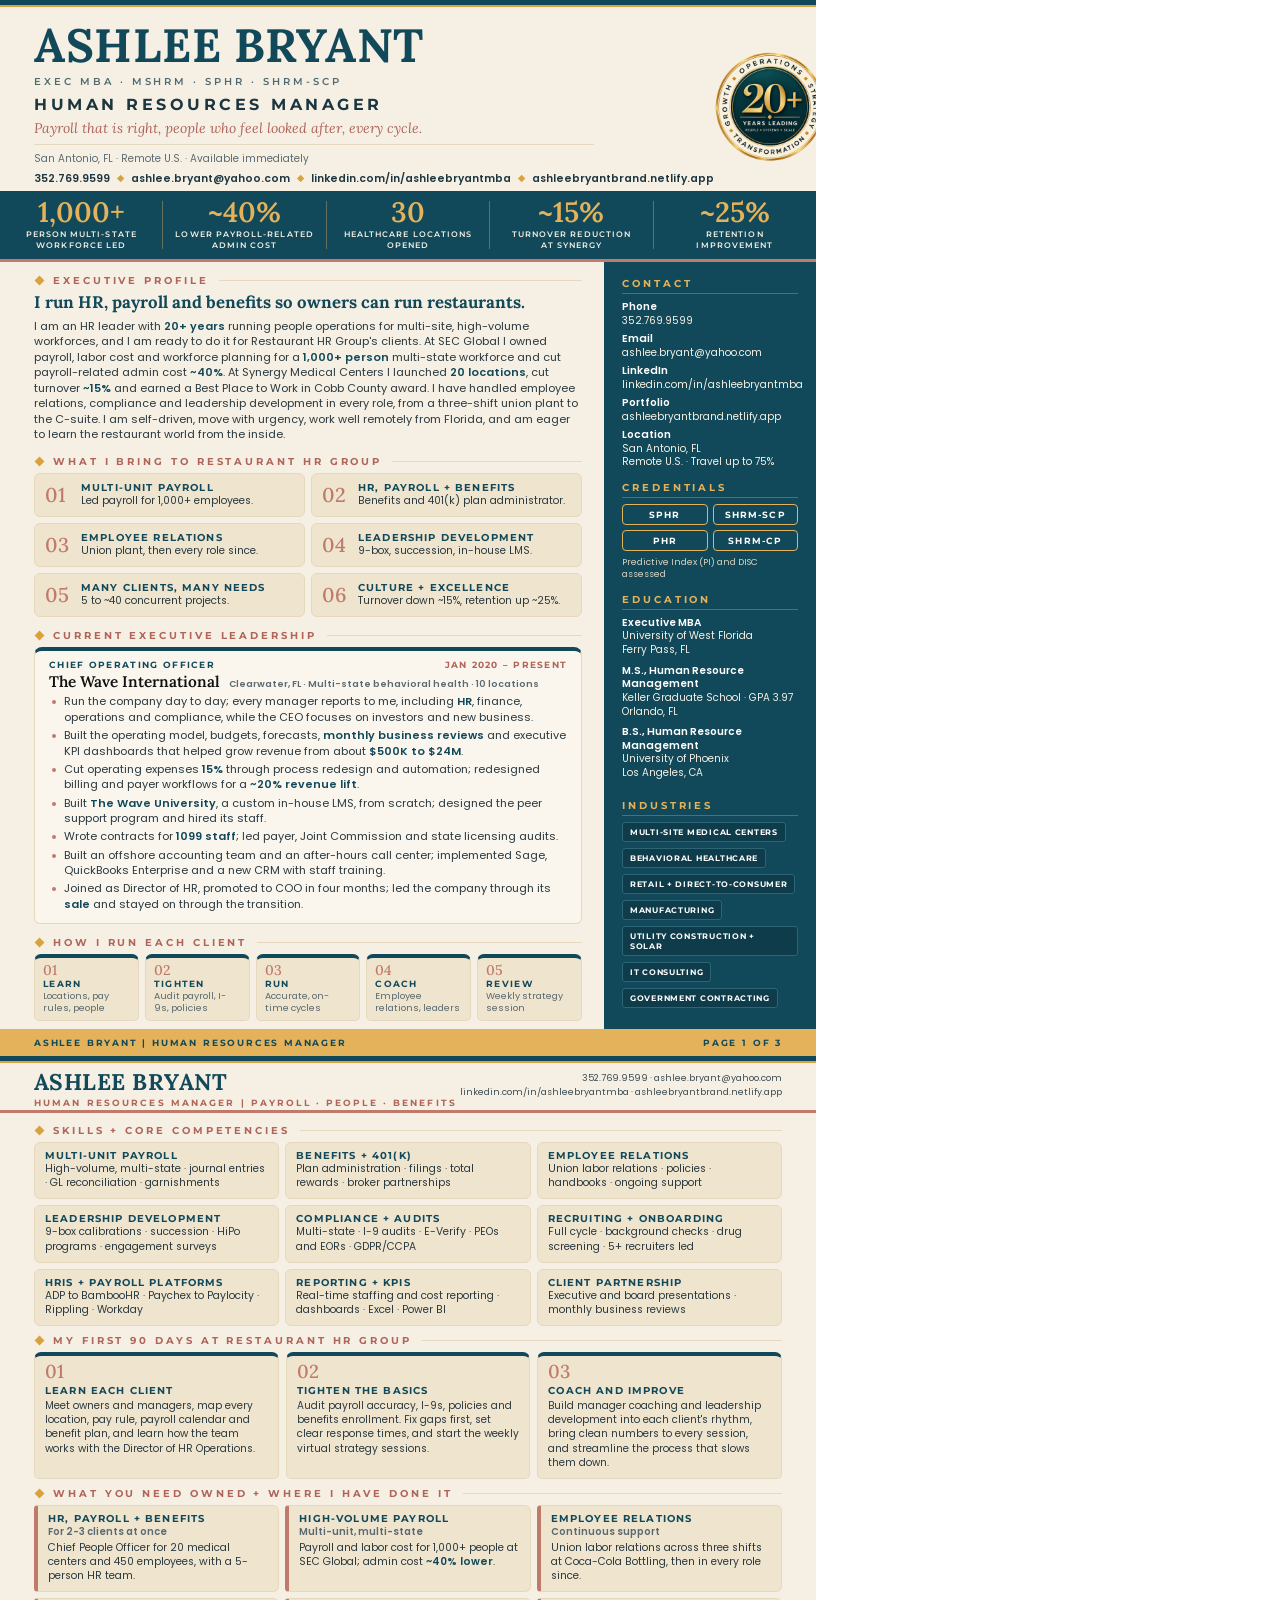
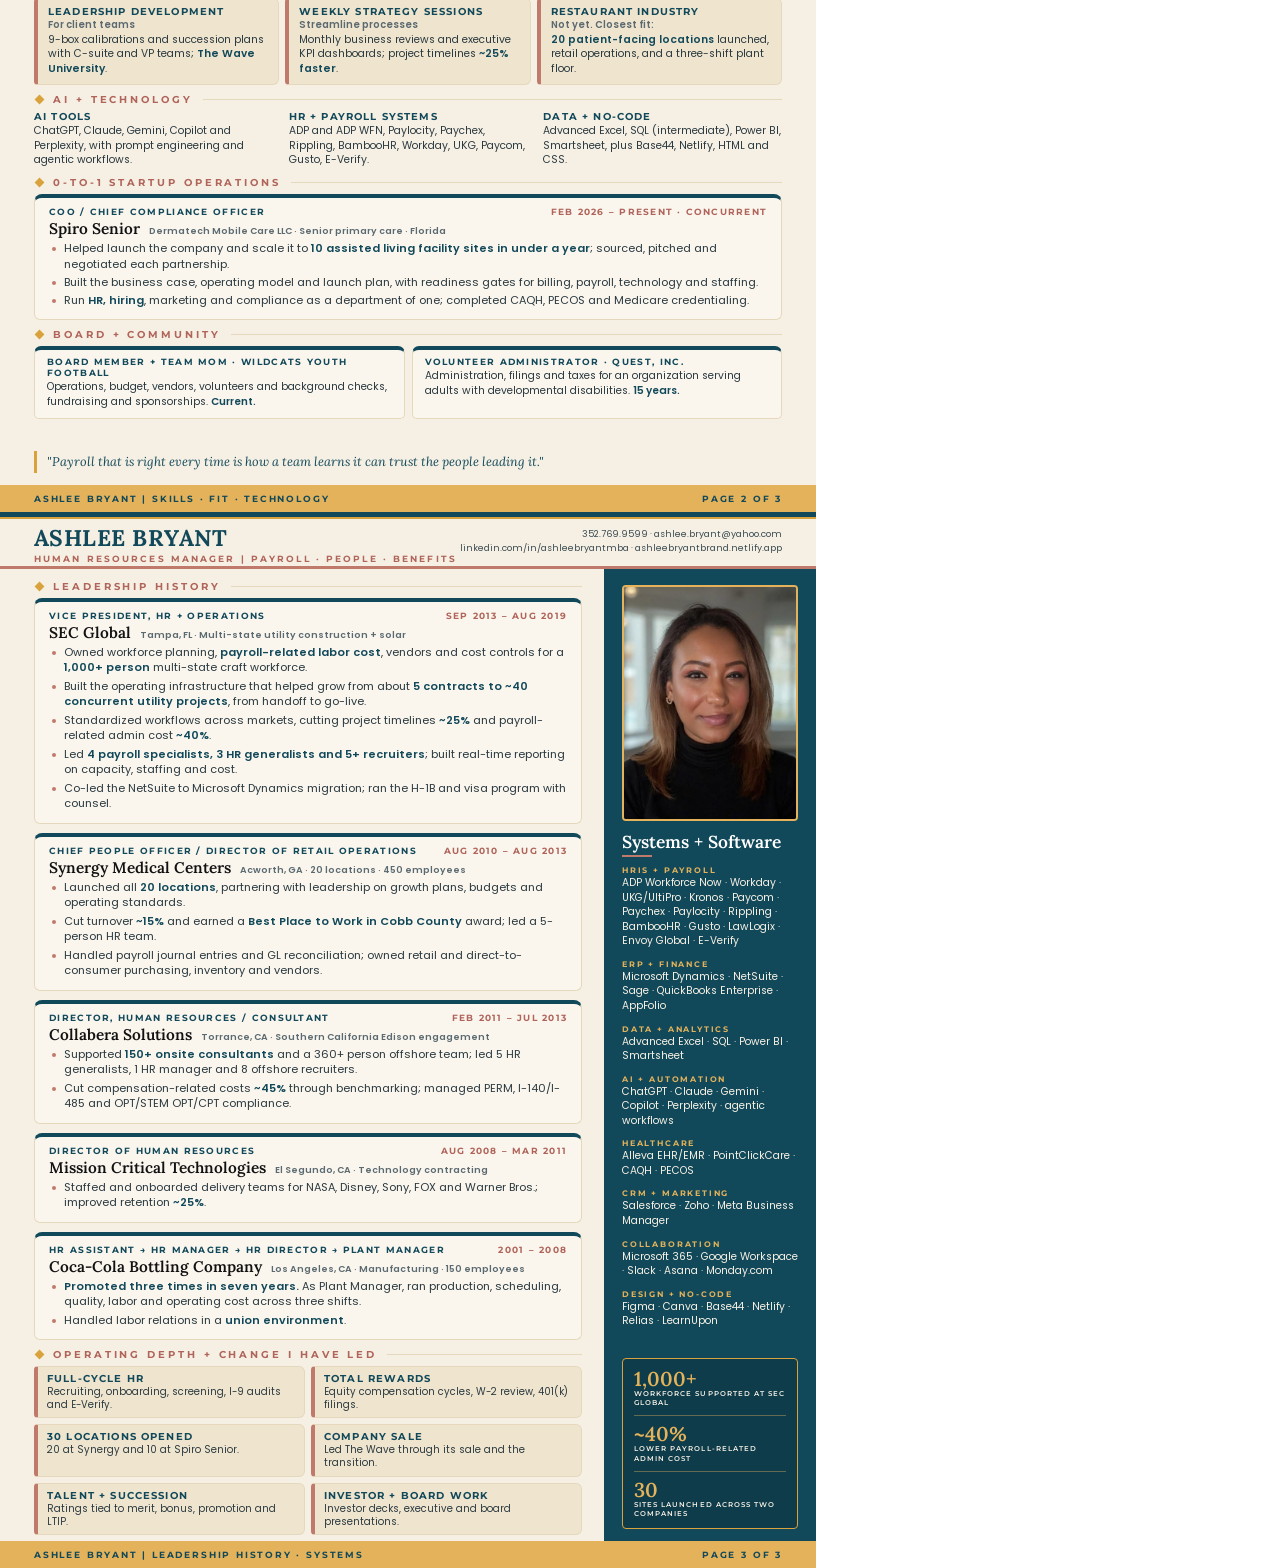
<file: resume/resume.html>
<!doctype html>
<html lang="en"><head><meta charset="utf-8">
<title>Ashlee Bryant | Human Resources Manager</title>
<link rel="stylesheet" href="fonts.css">
<style>
:root{--teal:#12495A;--cream:#F6F0E4;--tan:#EFE4CE;--tanb:#E6D8BC;--gold:#E3B25A;--gold2:#D9A23D;--terra:#C07A6B;--terra2:#B0645A;--ink:#2B3A40;--card:#FAF6EE}
@page{size:8.5in 11in;margin:0}
*{box-sizing:border-box;margin:0;padding:0}
body{font-family:'Poppins',sans-serif;color:var(--ink);font-size:8.3pt;line-height:1.4;-webkit-print-color-adjust:exact;print-color-adjust:exact}
.page{width:8.5in;height:11in;background:var(--cream);position:relative;overflow:hidden;display:flex;flex-direction:column;page-break-after:always}
.page:last-child{page-break-after:auto}
.bar-t{height:5px;background:var(--teal)}.bar-g{height:2px;background:var(--gold2)}
.foot{height:27px;background:var(--gold);color:var(--teal);font:700 6.8pt 'Montserrat',sans-serif;letter-spacing:.2em;display:flex;align-items:center;justify-content:space-between;padding:0 34px;flex:none}
b,strong{font-weight:700;color:var(--teal)}
.d{color:var(--gold2);font-size:6.5pt;margin:0 7px;vertical-align:1px}
/* header p1 */
.hdr{height:184px;padding:14px 36px 0 34px;display:flex;justify-content:space-between;flex:none}
.hdr .l{flex:1}
.hdr h1{font:700 35pt/1.05 'Lora',serif;color:var(--teal);letter-spacing:.015em}
.cred{font:600 7.4pt 'Montserrat';letter-spacing:.3em;color:#4f6a73;margin-top:5px}
.role{font:700 12pt 'Montserrat';letter-spacing:.22em;color:#1c3640;margin-top:8px}
.tag{font:italic 400 10.5pt 'Lora';color:var(--terra2);margin-top:5px;padding-bottom:7px;border-bottom:1px solid var(--tanb);width:560px}
.loc{font-size:7.6pt;color:#5b6a70;margin-top:7px}
.contact{font-size:7.9pt;font-weight:600;color:#1c3640;margin-top:6px}
.seal{width:112px;height:112px;flex:none;margin-top:30px}
.seal img{width:112px;height:112px;display:block}
/* stats */
.stats{background:var(--teal);height:71px;display:flex;flex:none;border-bottom:3px solid var(--terra);align-items:center}
.stat{flex:1;text-align:center;border-right:1px solid rgba(227,178,90,.4);height:48px;display:flex;flex-direction:column;justify-content:center}
.stat:last-child{border:0}
.stat .v{font:600 21pt/1 'Lora';color:var(--gold)}
.stat .k{font:600 5.7pt/1.4 'Montserrat';letter-spacing:.14em;text-transform:uppercase;color:var(--cream);margin-top:4px;padding:0 6px}
/* layout */
.body{flex:1;display:flex;min-height:0}
.main{flex:1;padding:13px 22px 12px 34px;display:flex;flex-direction:column;min-width:0}
.side{width:212px;background:var(--teal);color:var(--cream);padding:16px 18px 12px 18px;display:flex;flex-direction:column;flex:none}
.sec{margin-bottom:9px}
.sh{display:flex;align-items:center;margin-bottom:6px}
.sh i{width:7px;height:7px;background:var(--gold2);transform:rotate(45deg);flex:none;margin:0 10px 0 2px}
.sh span{font:700 7.3pt 'Montserrat';letter-spacing:.3em;color:var(--terra2);text-transform:uppercase;white-space:nowrap}
.sh:after{content:"";flex:1;height:1px;background:var(--tanb);margin-left:10px}
.head{font:700 12.6pt/1.3 'Lora';color:var(--teal);margin-bottom:5px}
.tiles{display:grid;grid-template-columns:1fr 1fr;gap:6px}
.tile{background:var(--tan);border:1px solid var(--tanb);border-radius:6px;padding:6px 10px;position:relative;font-size:7.9pt;line-height:1.35}
.tile h4{font:700 7.2pt 'Montserrat';letter-spacing:.12em;text-transform:uppercase;color:var(--teal);margin-bottom:1px}
.tile.n{padding-left:46px}
.tile.n .num{position:absolute;left:10px;top:50%;transform:translateY(-50%);font:500 15pt/1 'Lora';color:var(--terra)}
.jcard{background:var(--card);border:1px solid var(--tanb);border-top:4px solid var(--teal);border-radius:8px 8px 6px 6px;padding:8px 14px 8px}
.jh{display:flex;justify-content:space-between;align-items:baseline}
.jt{font:700 7pt 'Montserrat';letter-spacing:.14em;text-transform:uppercase;color:var(--teal)}
.jd{font:700 6.6pt 'Montserrat';letter-spacing:.14em;color:var(--terra2);white-space:nowrap}
.jc{display:flex;align-items:baseline;margin:2px 0 3px}
.jc .co{font:600 11.5pt 'Lora';color:#111}
.jc .m{font:600 6.9pt 'Poppins';color:#5b6a70;margin-left:9px}
ul.b{list-style:none}
ul.b li{position:relative;padding-left:15px;margin-bottom:2.8px}
ul.b li:before{content:"";position:absolute;left:3px;top:6px;width:4px;height:4px;border-radius:50%;background:var(--terra)}
.proc{display:grid;grid-template-columns:repeat(5,1fr);gap:6px;margin-top:0}
.pc{background:var(--tan);border:1px solid var(--tanb);border-top:4px solid var(--teal);border-radius:7px 7px 5px 5px;padding:5px 8px 6px;font-size:7pt;line-height:1.3;color:#5b6a70}
.pc .n{font:500 10.5pt/1 'Lora';color:var(--terra);display:block}
.pc h5{font:700 6.8pt 'Montserrat';letter-spacing:.14em;text-transform:uppercase;color:var(--teal);margin:1px 0 1px}
/* sidebar */
.side .hd{font:700 7.3pt 'Montserrat';letter-spacing:.3em;text-transform:uppercase;color:var(--gold);padding-bottom:4px;border-bottom:1px solid rgba(227,178,90,.35);margin-bottom:6px}
.side .grp{margin-bottom:10px}
.side .lab{font:600 7.8pt 'Poppins';color:#fff;margin-top:5px;line-height:1.3}
.side .lab:first-of-type{margin-top:0}
.side .val{font-size:7.5pt;line-height:1.35;color:var(--cream)}
.cb{display:grid;grid-template-columns:1fr 1fr;gap:5px}
.cb div{border:1px solid var(--gold);border-radius:4px;text-align:center;padding:4px 0;font:700 6.9pt 'Montserrat';letter-spacing:.12em;color:#fff}
.sm{font-size:6.8pt;color:#d9d3c0;margin-top:5px}
.edu{margin-bottom:7px}
.edu .dg{font-weight:600;font-size:7.8pt;color:#fff;line-height:1.3}
.edu .sc{font-size:7.6pt;color:var(--cream);line-height:1.35}
.chips{display:flex;flex-direction:column;align-items:flex-start;gap:6px}
.chips span{font:700 6pt 'Montserrat';letter-spacing:.09em;text-transform:uppercase;color:#fff;background:#0e3c4b;border:1px solid #2c6676;border-radius:3px;padding:4px 7px}
/* slim header */
.slim{height:50px;padding:7px 34px 0;display:flex;justify-content:space-between;align-items:flex-start;flex:none;border-bottom:3px solid var(--terra)}
.slim .nm{font:700 17pt/1.1 'Lora';color:var(--teal);letter-spacing:.02em}
.slim .rl{font:700 6.6pt 'Montserrat';letter-spacing:.24em;color:var(--terra2);margin-top:2px}
.slim .ct{font-size:6.8pt;text-align:right;color:#3a4b52;line-height:1.5;margin-top:1px}
/* page 2 */
.p2{flex:1;padding:12px 34px 0;display:flex;flex-direction:column;min-height:0}
.sk{display:grid;grid-template-columns:repeat(3,1fr);gap:6px}
.sk .tile{padding:7px 10px 8px}
.three{display:grid;grid-template-columns:repeat(3,1fr);gap:7px}
.dcard{background:var(--tan);border:1px solid var(--tanb);border-top:4px solid var(--teal);border-radius:7px 7px 5px 5px;padding:6px 10px 8px;font-size:7.7pt;line-height:1.4}
.dcard .n{font:500 14pt/1 'Lora';color:var(--terra)}
.dcard h4{font:700 7.2pt 'Montserrat';letter-spacing:.12em;text-transform:uppercase;color:var(--teal);margin:2px 0 3px}
.tech{display:grid;grid-template-columns:repeat(3,1fr);gap:16px}
.tech h4{font:700 7.2pt 'Montserrat';letter-spacing:.12em;text-transform:uppercase;color:var(--teal);margin-bottom:2px}
.tech p{font-size:7.9pt;line-height:1.4}
.fit{display:grid;grid-template-columns:repeat(3,1fr);gap:6px}
.fit .tile{border-left:4px solid var(--terra);border-radius:4px 6px 6px 4px;padding:7px 10px 8px}
.fit .tile .w{font-size:7.3pt;color:#5b6a70;font-weight:600;margin-bottom:2px}
.comm{display:grid;grid-template-columns:1fr 1fr;gap:7px}
.comm .jcard{padding:6px 12px 8px;font-size:7.8pt;border-radius:7px 7px 5px 5px}
.quote{border-left:3px solid var(--gold2);padding:2px 0 2px 10px;font:italic 400 9.5pt/1.4 'Lora';color:var(--teal);margin-top:auto;margin-bottom:12px}
/* page 3 */
.p3{flex:1;display:flex;min-height:0}
.p3 .main{padding-top:12px}
.job3{margin-bottom:9px}
.job3 .jcard{padding:8px 14px 8px}
.job3 ul.b li{margin-bottom:3px;font-size:8.3pt;line-height:1.4}
.photo{width:176px;height:236px;border:2px solid var(--gold);border-radius:4px;overflow:hidden;margin-bottom:10px;align-self:center;flex:none}
.photo img{width:100%;height:100%;object-fit:cover;object-position:50% 20%;display:block}
.stitle{font:600 13pt 'Lora';color:#fff;margin-bottom:2px}
.srule{width:30px;height:2px;background:var(--terra);margin-bottom:6px}
.side .gl{font:700 6.2pt 'Montserrat';letter-spacing:.22em;text-transform:uppercase;color:var(--gold);margin-top:10px;margin-bottom:1px}
.side .gv{font-size:7.8pt;line-height:1.4;color:var(--cream)}
.sbox{margin-top:auto;border:1px solid var(--gold2);background:#0e3c4b;border-radius:4px;padding:2px 11px}
.sbox>div{padding:7px 0;border-bottom:1px solid rgba(227,178,90,.4)}
.sbox>div:last-child{border:0}
.sbox .v{font:600 15pt/1.05 'Lora';color:var(--gold)}
.sbox .k{font:600 5.6pt/1.3 'Montserrat';letter-spacing:.14em;text-transform:uppercase;color:var(--cream)}
.depth{display:grid;grid-template-columns:1fr 1fr;gap:6px}
.depth .tile{border-left:4px solid var(--terra);border-radius:4px 6px 6px 4px;padding:6px 9px;font-size:7.4pt;line-height:1.33}
#p1 .sec{margin-bottom:13px}
#p1 .tile{padding:8px 10px 8px 46px}
#p1 .side .grp{margin-bottom:13px}
</style></head><body>

<!-- ============ PAGE 1 ============ -->
<div class="page" id="p1">
  <div class="bar-t"></div><div class="bar-g"></div>
  <div class="hdr">
    <div class="l">
      <h1>ASHLEE BRYANT</h1>
      <div class="cred">EXEC MBA · MSHRM · SPHR · SHRM-SCP</div>
      <div class="role">HUMAN RESOURCES MANAGER</div>
      <div class="tag">Payroll that is right, people who feel looked after, every cycle.</div>
      <div class="loc">San Antonio, FL · Remote U.S. · Available immediately</div>
      <div class="contact">352.769.9599<span class="d">◆</span>ashlee.bryant@yahoo.com<span class="d">◆</span>linkedin.com/in/ashleebryantmba<span class="d">◆</span>ashleebryantbrand.netlify.app</div>
    </div>
    <div class="seal"><img src="seal.png" alt="20+ years leading"></div>
  </div>
  <div class="stats">
    <div class="stat"><span class="v">1,000+</span><span class="k">Person multi-state<br>workforce led</span></div>
    <div class="stat"><span class="v">~40%</span><span class="k">Lower payroll-related<br>admin cost</span></div>
    <div class="stat"><span class="v">30</span><span class="k">Healthcare locations<br>opened</span></div>
    <div class="stat"><span class="v">~15%</span><span class="k">Turnover reduction<br>at Synergy</span></div>
    <div class="stat"><span class="v">~25%</span><span class="k">Retention<br>improvement</span></div>
  </div>
  <div class="body">
    <div class="main">
      <div class="sec">
        <div class="sh"><i></i><span>Executive Profile</span></div>
        <div class="head">I run HR, payroll and benefits so owners can run restaurants.</div>
        <p>I am an HR leader with <b>20+ years</b> running people operations for multi-site, high-volume workforces, and I am ready to do it for Restaurant HR Group's clients. At SEC Global I owned payroll, labor cost and workforce planning for a <b>1,000+ person</b> multi-state workforce and cut payroll-related admin cost <b>~40%</b>. At Synergy Medical Centers I launched <b>20 locations</b>, cut turnover <b>~15%</b> and earned a Best Place to Work in Cobb County award. I have handled employee relations, compliance and leadership development in every role, from a three-shift union plant to the C-suite. I am self-driven, move with urgency, work well remotely from Florida, and am eager to learn the restaurant world from the inside.</p>
      </div>
      <div class="sec">
        <div class="sh"><i></i><span>What I Bring to Restaurant HR Group</span></div>
        <div class="tiles">
          <div class="tile n"><span class="num">01</span><h4>Multi-unit payroll</h4>Led payroll for 1,000+ employees.</div>
          <div class="tile n"><span class="num">02</span><h4>HR, payroll + benefits</h4>Benefits and 401(k) plan administrator.</div>
          <div class="tile n"><span class="num">03</span><h4>Employee relations</h4>Union plant, then every role since.</div>
          <div class="tile n"><span class="num">04</span><h4>Leadership development</h4>9-box, succession, in-house LMS.</div>
          <div class="tile n"><span class="num">05</span><h4>Many clients, many needs</h4>5 to ~40 concurrent projects.</div>
          <div class="tile n"><span class="num">06</span><h4>Culture + excellence</h4>Turnover down ~15%, retention up ~25%.</div>
        </div>
      </div>
      <div class="sec">
        <div class="sh"><i></i><span>Current Executive Leadership</span></div>
        <div class="jcard">
          <div class="jh"><span class="jt">Chief Operating Officer</span><span class="jd">JAN 2020 – PRESENT</span></div>
          <div class="jc"><span class="co">The Wave International</span><span class="m">Clearwater, FL · Multi-state behavioral health · 10 locations</span></div>
          <ul class="b">
            <li>Run the company day to day; every manager reports to me, including <b>HR</b>, finance, operations and compliance, while the CEO focuses on investors and new business.</li>
            <li>Built the operating model, budgets, forecasts, <b>monthly business reviews</b> and executive KPI dashboards that helped grow revenue from about <b>$500K to $24M</b>.</li>
            <li>Cut operating expenses <b>15%</b> through process redesign and automation; redesigned billing and payer workflows for a <b>~20% revenue lift</b>.</li>
            <li>Built <b>The Wave University</b>, a custom in-house LMS, from scratch; designed the peer support program and hired its staff.</li>
            <li>Wrote contracts for <b>1099 staff</b>; led payer, Joint Commission and state licensing audits.</li>
            <li>Built an offshore accounting team and an after-hours call center; implemented Sage, QuickBooks Enterprise and a new CRM with staff training.</li>
            <li>Joined as Director of HR, promoted to COO in four months; led the company through its <b>sale</b> and stayed on through the transition.</li>
          </ul>
        </div>
      </div>
      <div class="sec" style="margin-bottom:0;margin-top:auto">
        <div class="sh"><i></i><span>How I Run Each Client</span></div>
        <div class="proc">
          <div class="pc"><span class="n">01</span><h5>Learn</h5>Locations, pay rules, people</div>
          <div class="pc"><span class="n">02</span><h5>Tighten</h5>Audit payroll, I-9s, policies</div>
          <div class="pc"><span class="n">03</span><h5>Run</h5>Accurate, on-time cycles</div>
          <div class="pc"><span class="n">04</span><h5>Coach</h5>Employee relations, leaders</div>
          <div class="pc"><span class="n">05</span><h5>Review</h5>Weekly strategy session</div>
        </div>
      </div>
    </div>
    <div class="side">
      <div class="grp">
        <div class="hd">Contact</div>
        <div class="lab">Phone</div><div class="val">352.769.9599</div>
        <div class="lab">Email</div><div class="val">ashlee.bryant@yahoo.com</div>
        <div class="lab">LinkedIn</div><div class="val">linkedin.com/in/ashleebryantmba</div>
        <div class="lab">Portfolio</div><div class="val">ashleebryantbrand.netlify.app</div>
        <div class="lab">Location</div><div class="val">San Antonio, FL<br>Remote U.S. · Travel up to 75%</div>
      </div>
      <div class="grp">
        <div class="hd">Credentials</div>
        <div class="cb"><div>SPHR</div><div>SHRM-SCP</div><div>PHR</div><div>SHRM-CP</div></div>
        <div class="sm">Predictive Index (PI) and DISC assessed</div>
      </div>
      <div class="grp">
        <div class="hd">Education</div>
        <div class="edu"><div class="dg">Executive MBA</div><div class="sc">University of West Florida<br>Ferry Pass, FL</div></div>
        <div class="edu"><div class="dg">M.S., Human Resource Management</div><div class="sc">Keller Graduate School · GPA 3.97<br>Orlando, FL</div></div>
        <div class="edu"><div class="dg">B.S., Human Resource Management</div><div class="sc">University of Phoenix<br>Los Angeles, CA</div></div>
      </div>
      <div class="grp" style="margin-bottom:0">
        <div class="hd">Industries</div>
        <div class="chips"><span>Multi-site medical centers</span><span>Behavioral healthcare</span><span>Retail + direct-to-consumer</span><span>Manufacturing</span><span>Utility construction + solar</span><span>IT consulting</span><span>Government contracting</span></div>
      </div>
    </div>
  </div>
  <div class="foot"><span>ASHLEE BRYANT | HUMAN RESOURCES MANAGER</span><span>PAGE 1 OF 3</span></div>
</div>

<!-- ============ PAGE 2 ============ -->
<div class="page" id="p2">
  <div class="bar-t"></div><div class="bar-g"></div>
  <div class="slim"><div><div class="nm">ASHLEE BRYANT</div><div class="rl">HUMAN RESOURCES MANAGER | PAYROLL · PEOPLE · BENEFITS</div></div><div class="ct">352.769.9599 · ashlee.bryant@yahoo.com<br>linkedin.com/in/ashleebryantmba · ashleebryantbrand.netlify.app</div></div>
  <div class="p2">
    <div class="sec">
      <div class="sh"><i></i><span>Skills + Core Competencies</span></div>
      <div class="sk">
        <div class="tile"><h4>Multi-unit payroll</h4>High-volume, multi-state · journal entries · GL reconciliation · garnishments</div>
        <div class="tile"><h4>Benefits + 401(k)</h4>Plan administration · filings · total rewards · broker partnerships</div>
        <div class="tile"><h4>Employee relations</h4>Union labor relations · policies · handbooks · ongoing support</div>
        <div class="tile"><h4>Leadership development</h4>9-box calibrations · succession · HiPo programs · engagement surveys</div>
        <div class="tile"><h4>Compliance + audits</h4>Multi-state · I-9 audits · E-Verify · PEOs and EORs · GDPR/CCPA</div>
        <div class="tile"><h4>Recruiting + onboarding</h4>Full cycle · background checks · drug screening · 5+ recruiters led</div>
        <div class="tile"><h4>HRIS + payroll platforms</h4>ADP to BambooHR · Paychex to Paylocity · Rippling · Workday</div>
        <div class="tile"><h4>Reporting + KPIs</h4>Real-time staffing and cost reporting · dashboards · Excel · Power BI</div>
        <div class="tile"><h4>Client partnership</h4>Executive and board presentations · monthly business reviews</div>
      </div>
    </div>
    <div class="sec">
      <div class="sh"><i></i><span>My First 90 Days at Restaurant HR Group</span></div>
      <div class="three">
        <div class="dcard"><span class="n">01</span><h4>Learn each client</h4>Meet owners and managers, map every location, pay rule, payroll calendar and benefit plan, and learn how the team works with the Director of HR Operations.</div>
        <div class="dcard"><span class="n">02</span><h4>Tighten the basics</h4>Audit payroll accuracy, I-9s, policies and benefits enrollment. Fix gaps first, set clear response times, and start the weekly virtual strategy sessions.</div>
        <div class="dcard"><span class="n">03</span><h4>Coach and improve</h4>Build manager coaching and leadership development into each client's rhythm, bring clean numbers to every session, and streamline the process that slows them down.</div>
      </div>
    </div>
    <div class="sec">
      <div class="sh"><i></i><span>What You Need Owned + Where I Have Done It</span></div>
      <div class="fit">
        <div class="tile"><h4>HR, payroll + benefits</h4><div class="w">For 2-3 clients at once</div>Chief People Officer for 20 medical centers and 450 employees, with a 5-person HR team.</div>
        <div class="tile"><h4>High-volume payroll</h4><div class="w">Multi-unit, multi-state</div>Payroll and labor cost for 1,000+ people at SEC Global; admin cost <b>~40% lower</b>.</div>
        <div class="tile"><h4>Employee relations</h4><div class="w">Continuous support</div>Union labor relations across three shifts at Coca-Cola Bottling, then in every role since.</div>
        <div class="tile"><h4>Leadership development</h4><div class="w">For client teams</div>9-box calibrations and succession plans with C-suite and VP teams; <b>The Wave University</b>.</div>
        <div class="tile"><h4>Weekly strategy sessions</h4><div class="w">Streamline processes</div>Monthly business reviews and executive KPI dashboards; project timelines <b>~25% faster</b>.</div>
        <div class="tile"><h4>Restaurant industry</h4><div class="w">Not yet. Closest fit:</div><b>20 patient-facing locations</b> launched, retail operations, and a three-shift plant floor.</div>
      </div>
    </div>
    <div class="sec">
      <div class="sh"><i></i><span>AI + Technology</span></div>
      <div class="tech">
        <div><h4>AI tools</h4><p>ChatGPT, Claude, Gemini, Copilot and Perplexity, with prompt engineering and agentic workflows.</p></div>
        <div><h4>HR + payroll systems</h4><p>ADP and ADP WFN, Paylocity, Paychex, Rippling, BambooHR, Workday, UKG, Paycom, Gusto, E-Verify.</p></div>
        <div><h4>Data + no-code</h4><p>Advanced Excel, SQL (intermediate), Power BI, Smartsheet, plus Base44, Netlify, HTML and CSS.</p></div>
      </div>
    </div>
    <div class="sec">
      <div class="sh"><i></i><span>0-to-1 Startup Operations</span></div>
      <div class="jcard">
        <div class="jh"><span class="jt">COO / Chief Compliance Officer</span><span class="jd">FEB 2026 – PRESENT · CONCURRENT</span></div>
        <div class="jc"><span class="co">Spiro Senior</span><span class="m">Dermatech Mobile Care LLC · Senior primary care · Florida</span></div>
        <ul class="b">
          <li>Helped launch the company and scale it to <b>10 assisted living facility sites in under a year</b>; sourced, pitched and negotiated each partnership.</li>
          <li>Built the business case, operating model and launch plan, with readiness gates for billing, payroll, technology and staffing.</li>
          <li>Run <b>HR, hiring</b>, marketing and compliance as a department of one; completed CAQH, PECOS and Medicare credentialing.</li>
        </ul>
      </div>
    </div>
    <div class="sec">
      <div class="sh"><i></i><span>Board + Community</span></div>
      <div class="comm">
        <div class="jcard"><div class="jh"><span class="jt">Board Member + Team Mom · Wildcats Youth Football</span></div><div style="margin-top:2px">Operations, budget, vendors, volunteers and background checks, fundraising and sponsorships. <b>Current.</b></div></div>
        <div class="jcard"><div class="jh"><span class="jt">Volunteer Administrator · Quest, Inc.</span></div><div style="margin-top:2px">Administration, filings and taxes for an organization serving adults with developmental disabilities. <b>15 years.</b></div></div>
      </div>
    </div>
    <div class="quote">"Payroll that is right every time is how a team learns it can trust the people leading it."</div>
  </div>
  <div class="foot"><span>ASHLEE BRYANT | SKILLS · FIT · TECHNOLOGY</span><span>PAGE 2 OF 3</span></div>
</div>

<!-- ============ PAGE 3 ============ -->
<div class="page" id="p3">
  <div class="bar-t"></div><div class="bar-g"></div>
  <div class="slim"><div><div class="nm">ASHLEE BRYANT</div><div class="rl">HUMAN RESOURCES MANAGER | PAYROLL · PEOPLE · BENEFITS</div></div><div class="ct">352.769.9599 · ashlee.bryant@yahoo.com<br>linkedin.com/in/ashleebryantmba · ashleebryantbrand.netlify.app</div></div>
  <div class="p3">
    <div class="main">
      <div class="sh"><i></i><span>Leadership History</span></div>
      <div class="job3"><div class="jcard">
        <div class="jh"><span class="jt">Vice President, HR + Operations</span><span class="jd">SEP 2013 – AUG 2019</span></div>
        <div class="jc"><span class="co">SEC Global</span><span class="m">Tampa, FL · Multi-state utility construction + solar</span></div>
        <ul class="b">
          <li>Owned workforce planning, <b>payroll-related labor cost</b>, vendors and cost controls for a <b>1,000+ person</b> multi-state craft workforce.</li>
          <li>Built the operating infrastructure that helped grow from about <b>5 contracts to ~40 concurrent utility projects</b>, from handoff to go-live.</li>
          <li>Standardized workflows across markets, cutting project timelines <b>~25%</b> and payroll-related admin cost <b>~40%</b>.</li>
          <li>Led <b>4 payroll specialists, 3 HR generalists and 5+ recruiters</b>; built real-time reporting on capacity, staffing and cost.</li>
          <li>Co-led the NetSuite to Microsoft Dynamics migration; ran the H-1B and visa program with counsel.</li>
        </ul></div></div>
      <div class="job3"><div class="jcard">
        <div class="jh"><span class="jt">Chief People Officer / Director of Retail Operations</span><span class="jd">AUG 2010 – AUG 2013</span></div>
        <div class="jc"><span class="co">Synergy Medical Centers</span><span class="m">Acworth, GA · 20 locations · 450 employees</span></div>
        <ul class="b">
          <li>Launched all <b>20 locations</b>, partnering with leadership on growth plans, budgets and operating standards.</li>
          <li>Cut turnover <b>~15%</b> and earned a <b>Best Place to Work in Cobb County</b> award; led a 5-person HR team.</li>
          <li>Handled payroll journal entries and GL reconciliation; owned retail and direct-to-consumer purchasing, inventory and vendors.</li>
        </ul></div></div>
      <div class="job3"><div class="jcard">
        <div class="jh"><span class="jt">Director, Human Resources / Consultant</span><span class="jd">FEB 2011 – JUL 2013</span></div>
        <div class="jc"><span class="co">Collabera Solutions</span><span class="m">Torrance, CA · Southern California Edison engagement</span></div>
        <ul class="b">
          <li>Supported <b>150+ onsite consultants</b> and a 360+ person offshore team; led 5 HR generalists, 1 HR manager and 8 offshore recruiters.</li>
          <li>Cut compensation-related costs <b>~45%</b> through benchmarking; managed PERM, I-140/I-485 and OPT/STEM OPT/CPT compliance.</li>
        </ul></div></div>
      <div class="job3"><div class="jcard">
        <div class="jh"><span class="jt">Director of Human Resources</span><span class="jd">AUG 2008 – MAR 2011</span></div>
        <div class="jc"><span class="co">Mission Critical Technologies</span><span class="m">El Segundo, CA · Technology contracting</span></div>
        <ul class="b"><li>Staffed and onboarded delivery teams for NASA, Disney, Sony, FOX and Warner Bros.; improved retention <b>~25%</b>.</li></ul></div></div>
      <div class="job3"><div class="jcard">
        <div class="jh"><span class="jt">HR Assistant → HR Manager → HR Director → Plant Manager</span><span class="jd">2001 – 2008</span></div>
        <div class="jc"><span class="co">Coca-Cola Bottling Company</span><span class="m">Los Angeles, CA · Manufacturing · 150 employees</span></div>
        <ul class="b"><li><b>Promoted three times in seven years.</b> As Plant Manager, ran production, scheduling, quality, labor and operating cost across three shifts.</li><li>Handled labor relations in a <b>union environment</b>.</li></ul></div></div>
      <div class="sec" style="margin-bottom:0;margin-top:auto">
        <div class="sh"><i></i><span>Operating Depth + Change I Have Led</span></div>
        <div class="depth">
          <div class="tile"><h4>Full-cycle HR</h4>Recruiting, onboarding, screening, I-9 audits and E-Verify.</div>
          <div class="tile"><h4>Total rewards</h4>Equity compensation cycles, W-2 review, 401(k) filings.</div>
          <div class="tile"><h4>30 locations opened</h4>20 at Synergy and 10 at Spiro Senior.</div>
          <div class="tile"><h4>Company sale</h4>Led The Wave through its sale and the transition.</div>
          <div class="tile"><h4>Talent + succession</h4>Ratings tied to merit, bonus, promotion and LTIP.</div>
          <div class="tile"><h4>Investor + board work</h4>Investor decks, executive and board presentations.</div>
        </div>
      </div>
    </div>
    <div class="side">
      <div class="photo"><img src="photo.jpg" alt="Ashlee Bryant"></div>
      <div class="stitle">Systems + Software</div><div class="srule"></div>
      <div class="gl" style="margin-top:2px">HRIS + Payroll</div><div class="gv">ADP Workforce Now · Workday · UKG/UltiPro · Kronos · Paycom · Paychex · Paylocity · Rippling · BambooHR · Gusto · LawLogix · Envoy Global · E-Verify</div>
      <div class="gl">ERP + Finance</div><div class="gv">Microsoft Dynamics · NetSuite · Sage · QuickBooks Enterprise · AppFolio</div>
      <div class="gl">Data + Analytics</div><div class="gv">Advanced Excel · SQL · Power BI · Smartsheet</div>
      <div class="gl">AI + Automation</div><div class="gv">ChatGPT · Claude · Gemini · Copilot · Perplexity · agentic workflows</div>
      <div class="gl">Healthcare</div><div class="gv">Alleva EHR/EMR · PointClickCare · CAQH · PECOS</div>
      <div class="gl">CRM + Marketing</div><div class="gv">Salesforce · Zoho · Meta Business Manager</div>
      <div class="gl">Collaboration</div><div class="gv">Microsoft 365 · Google Workspace · Slack · Asana · Monday.com</div>
      <div class="gl">Design + No-code</div><div class="gv">Figma · Canva · Base44 · Netlify · Relias · LearnUpon</div>
      <div class="sbox">
        <div><div class="v">1,000+</div><div class="k">Workforce supported at SEC Global</div></div>
        <div><div class="v">~40%</div><div class="k">Lower payroll-related admin cost</div></div>
        <div><div class="v">30</div><div class="k">Sites launched across two companies</div></div>
      </div>
    </div>
  </div>
  <div class="foot"><span>ASHLEE BRYANT | LEADERSHIP HISTORY · SYSTEMS</span><span>PAGE 3 OF 3</span></div>
</div>
</body></html>
</file>
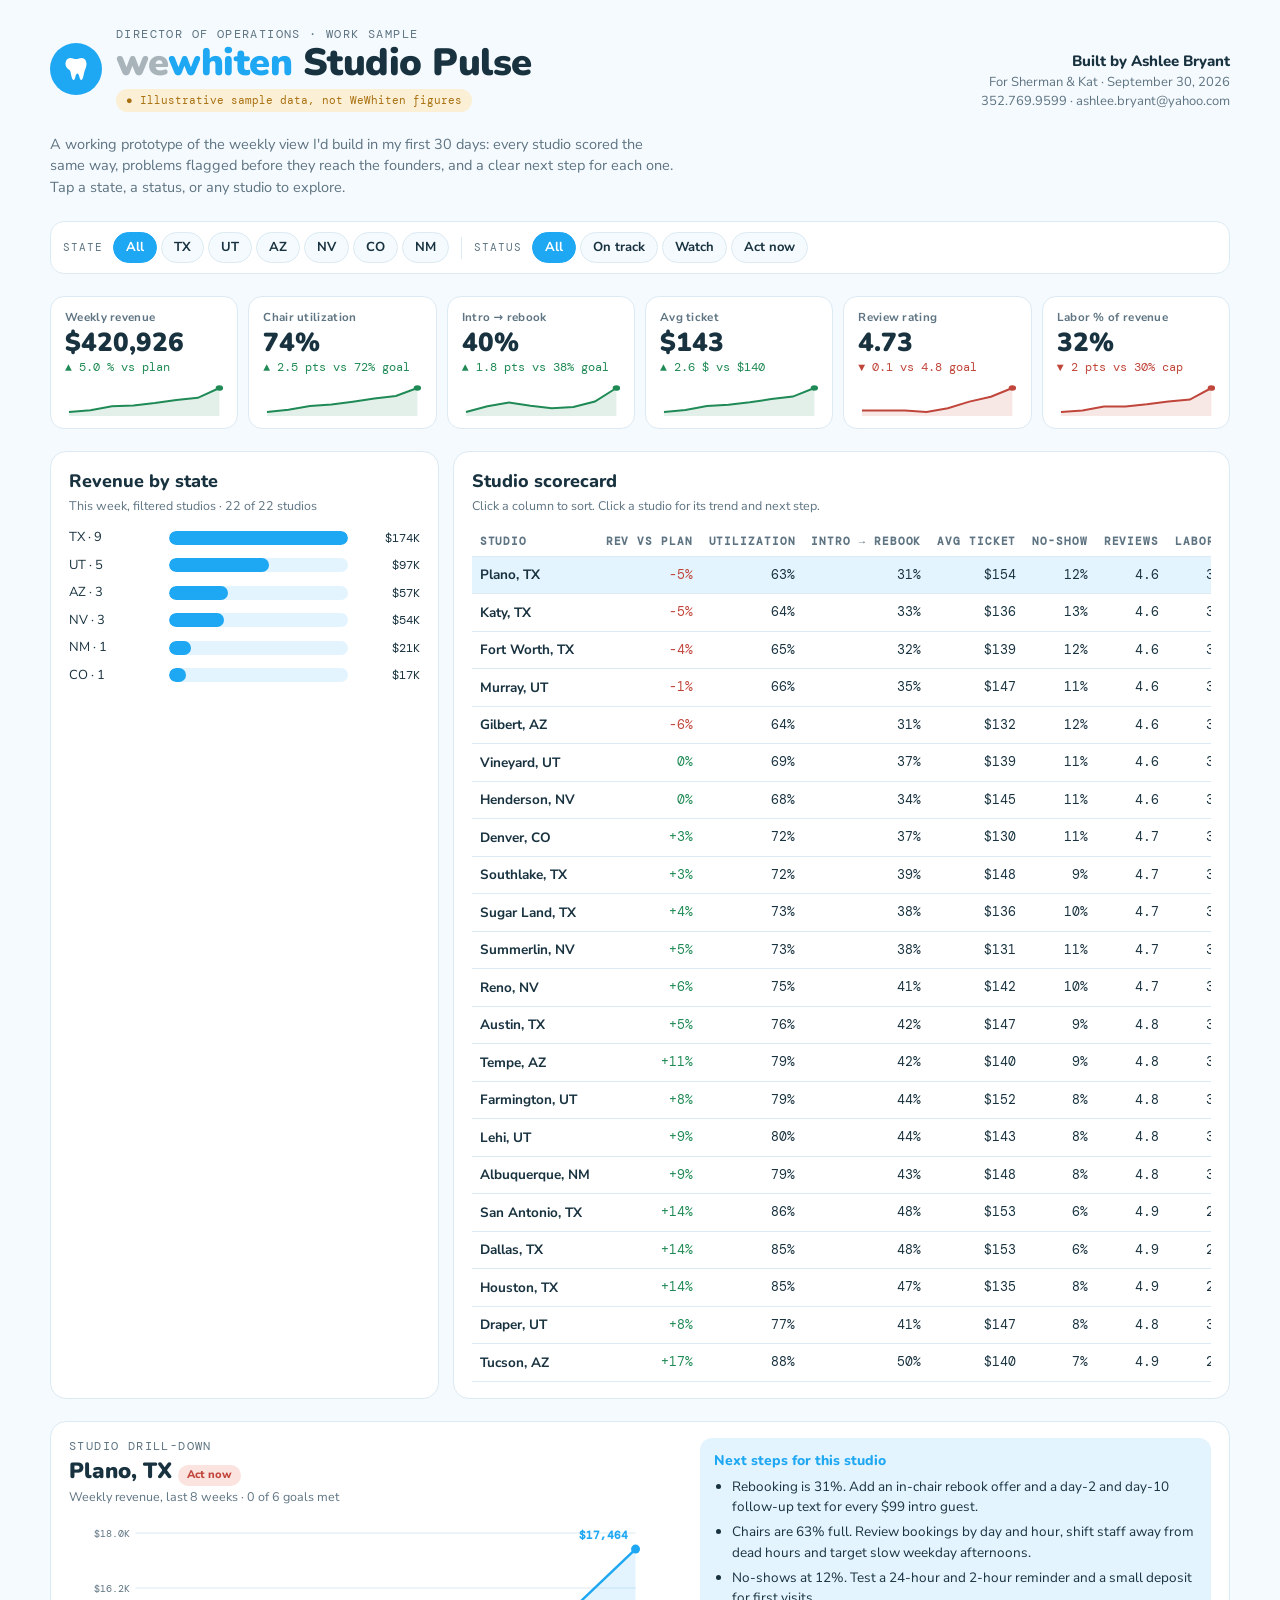
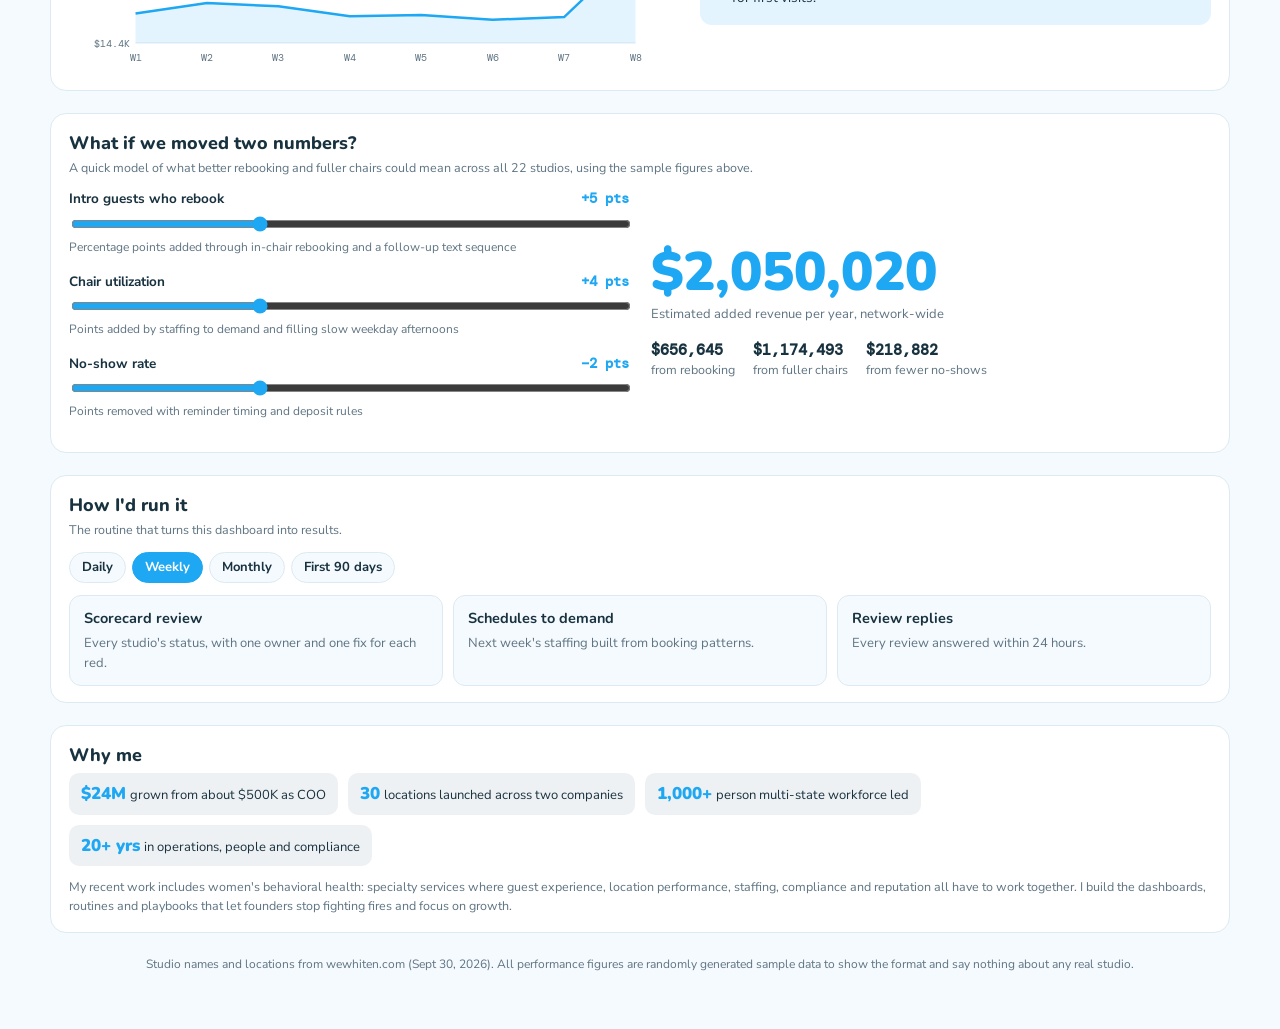
<file: Work and Design Samples/WeWhiten Studio Pulse.html>
<!doctype html><html><head><meta charset=utf8><meta name=viewport content="width=device-width,initial-scale=1,viewport-fit=cover"><style>:root{color-scheme:light;box-sizing:border-box;padding-top:env(safe-area-inset-top,0px);padding-bottom:env(safe-area-inset-bottom,0px)}html{scroll-padding-top:env(safe-area-inset-top,0px)}body{margin:0;padding:0;font:14px -apple-system,BlinkMacSystemFont,sans-serif;background:#faf9f5;color:#141413}img{max-width:100%}[hidden]:not([hidden=until-found i]){display:none!important}</style></head><body>
<title>WeWhiten Studio Pulse</title>
<link rel="preconnect" href="https://fonts.googleapis.com">
<link rel="stylesheet" href="https://fonts.googleapis.com/css2?family=Nunito:wght@600;800;900&family=Nunito+Sans:opsz,wght@6..12,400;6..12,600;6..12,700&family=DM+Mono:wght@400;500&display=swap">
<style>
/* Layout: brand header, filter bar, KPI strip with sparklines, state chart + studio table, studio drill-down, what-if simulator, 90-day plan */
:root{
  --bg:#F5FAFE; --panel:#FFFFFF; --ink:#18323F; --muted:#5E7482; --line:#DCEAF3;
  --sky:#1EA7F2; --sky-soft:#E3F4FE; --silver:#A9B3BA; --silver-soft:#EEF1F3;
  --good:#1F8A55; --good-soft:#DDF3E7; --warn:#A8700F; --warn-soft:#FBEFD6; --bad:#C0453A; --bad-soft:#FBE3E0;
  --display:"Nunito",ui-rounded,system-ui,sans-serif; --body:"Nunito Sans",system-ui,sans-serif; --mono:"DM Mono",ui-monospace,monospace;
}
@media (prefers-color-scheme: dark){:root:not([data-theme="light"]){
  --bg:#0C1820; --panel:#132430; --ink:#E6F2F9; --muted:#9DB3C1; --line:#233A48;
  --sky:#4DBBF7; --sky-soft:#12324A; --silver:#6F7C85; --silver-soft:#1D2E3A;
  --good:#6FD39E; --good-soft:#153828; --warn:#E8B45A; --warn-soft:#3A2E16; --bad:#F08A7E; --bad-soft:#402120; color-scheme:dark}}
:root[data-theme="dark"]{
  --bg:#0C1820; --panel:#132430; --ink:#E6F2F9; --muted:#9DB3C1; --line:#233A48;
  --sky:#4DBBF7; --sky-soft:#12324A; --silver:#6F7C85; --silver-soft:#1D2E3A;
  --good:#6FD39E; --good-soft:#153828; --warn:#E8B45A; --warn-soft:#3A2E16; --bad:#F08A7E; --bad-soft:#402120; color-scheme:dark}
*{box-sizing:border-box}
body{background:var(--bg);color:var(--ink);font-family:var(--body);font-size:14.5px;line-height:1.5;padding:0 16px}
.wrap{max-width:1180px;margin:0 auto;padding-block:26px 56px;display:flex;flex-direction:column;gap:22px}
h1,h2,h3{font-family:var(--display);margin:0;text-wrap:balance}
header.top{display:flex;flex-wrap:wrap;justify-content:space-between;align-items:flex-end;gap:14px}
.brand{display:flex;align-items:center;gap:14px}
.tooth{width:52px;height:52px;border-radius:50%;background:var(--sky);display:grid;place-items:center;flex-shrink:0}
.tooth svg{width:28px;height:28px}
.eyebrow{font-family:var(--mono);font-size:11.5px;letter-spacing:1.4px;text-transform:uppercase;color:var(--muted)}
h1{font-size:clamp(26px,4vw,38px);font-weight:900;letter-spacing:-.5px;line-height:1.05}
h1 .we{color:var(--silver)} h1 .wh{color:var(--sky)}
.byline{font-size:13px;color:var(--muted);text-align:right}
.byline b{color:var(--ink);font-family:var(--display);font-weight:800;font-size:15px;display:block}
.sample{display:inline-flex;align-items:center;gap:6px;font-family:var(--mono);font-size:11px;background:var(--warn-soft);color:var(--warn);border-radius:999px;padding:3px 10px;margin-top:6px}
.lede{max-width:70ch;color:var(--muted);margin:0}
.bar{display:flex;flex-wrap:wrap;gap:8px;align-items:center;background:var(--panel);border:1px solid var(--line);border-radius:14px;padding:10px 12px;position:sticky;top:env(safe-area-inset-top,0px);z-index:5}
.bar .lbl{font-family:var(--mono);font-size:11px;letter-spacing:1px;color:var(--muted);text-transform:uppercase;margin-right:2px}
.chip{font:inherit;font-size:13px;font-weight:700;border:1px solid var(--line);background:var(--bg);color:var(--ink);border-radius:999px;padding:5px 12px;cursor:pointer}
.chip[aria-pressed="true"]{background:var(--sky);border-color:var(--sky);color:#fff}
.chip:focus-visible,button:focus-visible,input:focus-visible,tr:focus-visible{outline:2px solid var(--sky);outline-offset:2px}
.sep{width:1px;height:22px;background:var(--line);margin:0 4px}
.kpis{display:grid;grid-template-columns:repeat(6,minmax(0,1fr));gap:10px}
.kpi{background:var(--panel);border:1px solid var(--line);border-radius:14px;padding:12px 14px;display:flex;flex-direction:column;gap:2px;min-width:0}
.kpi .l{font-size:11.5px;font-weight:700;color:var(--muted);letter-spacing:.3px}
.kpi .n{font-family:var(--display);font-weight:900;font-size:26px;line-height:1.1;font-variant-numeric:tabular-nums}
.kpi .d{font-family:var(--mono);font-size:11.5px}
.up{color:var(--good)} .down{color:var(--bad)}
.kpi svg{width:100%;height:34px;margin-top:4px}
.grid2{display:grid;grid-template-columns:minmax(0,1fr) minmax(0,2fr);gap:14px}
.card{background:var(--panel);border:1px solid var(--line);border-radius:16px;padding:16px 18px;min-width:0}
.card h2{font-size:18px;font-weight:800;margin-bottom:2px}
.card .sub{font-size:12.5px;color:var(--muted);margin:0 0 12px}
.sbar{display:grid;grid-template-columns:92px 1fr 64px;align-items:center;gap:8px;margin:8px 0;font-size:13px}
.sbar .track{height:14px;background:var(--sky-soft);border-radius:7px;overflow:hidden}
.sbar .fill{height:100%;background:var(--sky);border-radius:7px;transition:width .4s}
.sbar .v{font-family:var(--mono);font-size:12px;text-align:right;font-variant-numeric:tabular-nums}
.tablewrap{overflow-x:auto}
table{width:100%;border-collapse:collapse;font-size:13px;min-width:640px}
th{font-family:var(--mono);font-size:10.5px;letter-spacing:.9px;text-transform:uppercase;color:var(--muted);text-align:right;padding:6px 8px;border-bottom:1px solid var(--line);cursor:pointer;white-space:nowrap;user-select:none}
th:first-child,td:first-child{text-align:left}
th[aria-sort="descending"]::after{content:" ↓"} th[aria-sort="ascending"]::after{content:" ↑"}
td{padding:8px;border-bottom:1px solid var(--line);text-align:right;font-variant-numeric:tabular-nums;font-family:var(--mono);font-size:12.5px}
td:first-child{font-family:var(--body);font-weight:700;font-size:13.5px;white-space:nowrap}
tbody tr{cursor:pointer}
tbody tr:hover td,tbody tr.sel td{background:var(--sky-soft)}
.pill{display:inline-block;font-family:var(--body);font-size:11px;font-weight:800;border-radius:999px;padding:2px 9px;white-space:nowrap}
.g{background:var(--good-soft);color:var(--good)} .y{background:var(--warn-soft);color:var(--warn)} .r{background:var(--bad-soft);color:var(--bad)}
.detail{display:grid;grid-template-columns:minmax(0,1.2fr) minmax(0,1fr);gap:18px;align-items:start}
.detail h3{font-size:22px;font-weight:900}
.detail .meta{font-size:12.5px;color:var(--muted);margin-bottom:10px}
.trend svg{width:100%;height:150px}
.act{background:var(--sky-soft);border-radius:12px;padding:12px 14px}
.act h4{margin:0 0 6px;font-family:var(--display);font-size:14px;font-weight:800;color:var(--sky)}
.act ul{margin:0;padding-left:18px;font-size:13.5px}
.act li{margin-bottom:5px}
.sim{display:grid;grid-template-columns:minmax(0,1fr) minmax(0,1fr);gap:22px;align-items:center}
.slider{display:flex;flex-direction:column;gap:4px;margin-bottom:16px}
.slider label{display:flex;justify-content:space-between;font-weight:700;font-size:13.5px}
.slider output{font-family:var(--mono);color:var(--sky)}
.slider .hint{font-size:12px;color:var(--muted)}
input[type=range]{width:100%;accent-color:var(--sky)}
.big{font-family:var(--display);font-weight:900;font-size:clamp(34px,6vw,54px);color:var(--sky);line-height:1;font-variant-numeric:tabular-nums}
.bigl{font-size:13px;color:var(--muted);margin-top:6px}
.split{display:flex;gap:18px;margin-top:14px;flex-wrap:wrap}
.split div{font-size:12.5px;color:var(--muted)} .split b{display:block;font-family:var(--mono);font-size:15px;color:var(--ink)}
.tabs{display:flex;gap:6px;flex-wrap:wrap;margin-bottom:12px}
.plan{display:grid;grid-template-columns:repeat(3,minmax(0,1fr));gap:10px}
.step{border:1px solid var(--line);border-radius:12px;padding:12px 14px;background:var(--bg)}
.step b{font-family:var(--display);font-size:14.5px;display:block;margin-bottom:4px}
.step p{margin:0;font-size:13px;color:var(--muted)}
.why{display:flex;flex-wrap:wrap;gap:10px;margin-top:4px}
.why span{background:var(--silver-soft);border-radius:10px;padding:8px 12px;font-size:13px}
.why b{font-family:var(--display);font-weight:900;color:var(--sky);font-size:17px;margin-right:4px}
footer{font-size:12px;color:var(--muted);text-align:center}
@media (max-width:980px){.kpis{grid-template-columns:repeat(3,minmax(0,1fr))}.grid2,.detail,.sim{grid-template-columns:1fr}}
@media (max-width:560px){.kpis{grid-template-columns:repeat(2,minmax(0,1fr))}.plan{grid-template-columns:1fr}.byline{text-align:left}}
@media (prefers-reduced-motion:reduce){*{transition:none!important}}
</style>

<div class="wrap">
<header class="top">
  <div class="brand">
    <div class="tooth" aria-hidden="true"><svg viewBox="0 0 24 24" fill="#fff"><path d="M7.2 2.5c1.6 0 2.8.9 4.8.9s3.2-.9 4.8-.9c2.7 0 4.2 2.4 4.2 5.3 0 2.2-.8 3.7-1.5 5.5-.8 2-1 5.6-2.1 7.4-.5.8-1.3.9-1.8.1-.8-1.4-.9-4.9-2.4-4.9s-1.6 3.5-2.4 4.9c-.5.8-1.3.7-1.8-.1-1.1-1.8-1.3-5.4-2.1-7.4C4.2 11.5 3 10 3 7.8 3 4.9 4.5 2.5 7.2 2.5z"/></svg></div>
    <div>
      <div class="eyebrow">Director of Operations · work sample</div>
      <h1><span class="we">we</span><span class="wh">whiten</span> Studio Pulse</h1>
      <span class="sample">● Illustrative sample data, not WeWhiten figures</span>
    </div>
  </div>
  <div class="byline"><b>Built by Ashlee Bryant</b>For Sherman &amp; Kat · September 30, 2026<br>352.769.9599 · ashlee.bryant@yahoo.com</div>
</header>

<p class="lede">A working prototype of the weekly view I'd build in my first 30 days: every studio scored the same way, problems flagged before they reach the founders, and a clear next step for each one. Tap a state, a status, or any studio to explore.</p>

<div class="bar" role="toolbar" aria-label="Filters">
  <span class="lbl">State</span><span id="states"></span>
  <span class="sep"></span>
  <span class="lbl">Status</span><span id="statuses"></span>
</div>

<section class="kpis" id="kpis" aria-label="Network KPIs"></section>

<section class="grid2">
  <div class="card">
    <h2>Revenue by state</h2>
    <p class="sub">This week, filtered studios · <span id="nstud"></span></p>
    <div id="statebars"></div>
  </div>
  <div class="card">
    <h2>Studio scorecard</h2>
    <p class="sub">Click a column to sort. Click a studio for its trend and next step.</p>
    <div class="tablewrap"><table id="tbl"><thead><tr>
      <th data-k="name">Studio</th><th data-k="rev">Rev vs plan</th><th data-k="util">Utilization</th><th data-k="rebook">Intro → rebook</th><th data-k="ticket">Avg ticket</th><th data-k="noshow">No-show</th><th data-k="rating">Reviews</th><th data-k="labor">Labor %</th><th data-k="score">Status</th>
    </tr></thead><tbody></tbody></table></div>
  </div>
</section>

<section class="card detail" id="detail" aria-live="polite"></section>

<section class="card">
  <h2>What if we moved two numbers?</h2>
  <p class="sub">A quick model of what better rebooking and fuller chairs could mean across all 22 studios, using the sample figures above.</p>
  <div class="sim">
    <div>
      <div class="slider"><label for="s-rebook">Intro guests who rebook <output id="o-rebook"></output></label><input type="range" id="s-rebook" min="0" max="15" step="1" value="5"><span class="hint">Percentage points added through in-chair rebooking and a follow-up text sequence</span></div>
      <div class="slider"><label for="s-util">Chair utilization <output id="o-util"></output></label><input type="range" id="s-util" min="0" max="12" step="1" value="4"><span class="hint">Points added by staffing to demand and filling slow weekday afternoons</span></div>
      <div class="slider"><label for="s-noshow">No-show rate <output id="o-noshow"></output></label><input type="range" id="s-noshow" min="0" max="6" step="1" value="2"><span class="hint">Points removed with reminder timing and deposit rules</span></div>
    </div>
    <div>
      <div class="big" id="gain"></div>
      <div class="bigl">Estimated added revenue per year, network-wide</div>
      <div class="split" id="gainsplit"></div>
    </div>
  </div>
</section>

<section class="card">
  <h2>How I'd run it</h2>
  <p class="sub">The routine that turns this dashboard into results.</p>
  <div class="tabs" role="tablist" id="tabs"></div>
  <div class="plan" id="plan"></div>
</section>

<section class="card">
  <h2>Why me</h2>
  <div class="why">
    <span><b>$24M</b>grown from about $500K as COO</span>
    <span><b>30</b>locations launched across two companies</span>
    <span><b>1,000+</b>person multi-state workforce led</span>
    <span><b>20+ yrs</b>in operations, people and compliance</span>
  </div>
  <p class="sub" style="margin-top:12px;margin-bottom:0">My recent work includes women's behavioral health: specialty services where guest experience, location performance, staffing, compliance and reputation all have to work together. I build the dashboards, routines and playbooks that let founders stop fighting fires and focus on growth.</p>
</section>

<footer>Studio names and locations from wewhiten.com (Sept 30, 2026). All performance figures are randomly generated sample data to show the format and say nothing about any real studio.</footer>
</div>

<script>
const STUDIOS=[["Plano","TX"],["Southlake","TX"],["San Antonio","TX"],["Katy","TX"],["Sugar Land","TX"],["Austin","TX"],["Fort Worth","TX"],["Dallas","TX"],["Houston","TX"],["Draper","UT"],["Murray","UT"],["Vineyard","UT"],["Farmington","UT"],["Lehi","UT"],["Tempe","AZ"],["Gilbert","AZ"],["Tucson","AZ"],["Henderson","NV"],["Summerlin","NV"],["Reno","NV"],["Denver","CO"],["Albuquerque","NM"]];
let seed=7;const rnd=()=>{seed=(seed*16807)%2147483647;return (seed-1)/2147483646};
const CAP=180; // chair-hours per week (3 chairs x 60 open hours)
const data=STUDIOS.map(([city,st])=>{
  const q=rnd();const util=Math.round(63+q*25);const ticket=Math.round(128+rnd()*28);
  const rebook=Math.round(30+q*18+rnd()*3);const noshow=Math.round(12-q*7+rnd()*2);const rating=+(4.55+q*0.4).toFixed(1);
  const labor=Math.round(35-q*9+rnd()*2);const rev=Math.round((q-0.3)*22+rnd()*3);
  const weekly=Math.round(CAP*util/100*ticket);
  const trend=Array.from({length:8},(_,i)=>Math.round(weekly*(0.86+i*0.02*(q>0.4?1:-0.3)+rnd()*0.06)));
  trend[7]=weekly;
  let score=0;[rev>=0,util>=72,rebook>=38,noshow<=8,rating>=4.8,labor<=30].forEach(b=>score+=b?1:0);
  return {name:city+", "+st,city,st,util,ticket,rebook,noshow,rating,labor,rev,weekly,trend,score,status:score>=4?"g":score>=1?"y":"r"};
});
const LAB={g:"On track",y:"Watch",r:"Act now"};
let fState="All",fStatus="All",sortK="score",sortDir=1,selName=null;
const $=id=>document.getElementById(id);
const fmt$=n=>"$"+Math.round(n).toLocaleString();
function chips(el,vals,cur,set){el.innerHTML=vals.map(v=>`<button type="button" class="chip" aria-pressed="${v===cur}" data-v="${v}">${v==="g"||v==="y"||v==="r"?LAB[v]:v}</button>`).join(" ");el.onclick=e=>{const b=e.target.closest("button");if(b){set(b.dataset.v);render()}}}
function spark(vals,color){const w=120,h=34,mn=Math.min(...vals),mx=Math.max(...vals),r=mx-mn||1;
  const pts=vals.map((v,i)=>[i*(w-6)/(vals.length-1)+3,h-4-(v-mn)/r*(h-10)]);
  const d=pts.map((p,i)=>(i?"L":"M")+p[0].toFixed(1)+" "+p[1].toFixed(1)).join(" ");
  const last=pts[pts.length-1];
  return `<svg viewBox="0 0 ${w} ${h}" preserveAspectRatio="none" aria-hidden="true"><path d="${d} L${last[0]} ${h} L3 ${h} Z" fill="${color}" opacity=".13"/><path d="${d}" fill="none" stroke="${color}" stroke-width="2" vector-effect="non-scaling-stroke"/><circle cx="${last[0]}" cy="${last[1]}" r="2.8" fill="${color}"/></svg>`}
function filtered(){return data.filter(d=>(fState==="All"||d.st===fState)&&(fStatus==="All"||d.status===fStatus))}
function avg(a,k){return a.length?a.reduce((s,d)=>s+d[k],0)/a.length:0}
function render(){
  chips($("states"),["All","TX","UT","AZ","NV","CO","NM"],fState,v=>fState=v);
  chips($("statuses"),["All","g","y","r"],fStatus,v=>fStatus=v);
  const f=filtered();const css=getComputedStyle(document.documentElement);const sky=css.getPropertyValue("--sky").trim();
  const tot=f.reduce((s,d)=>s+d.weekly,0);
  const series=Array.from({length:8},(_,i)=>f.reduce((s,d)=>s+d.trend[i],0));
  const k=[
    ["Weekly revenue",fmt$(tot),avg(f,"rev"),"% vs plan",series],
    ["Chair utilization",Math.round(avg(f,"util"))+"%",avg(f,"util")-72,"pts vs 72% goal",series.map((v,i)=>v*(0.95+i*0.007))],
    ["Intro → rebook",Math.round(avg(f,"rebook"))+"%",avg(f,"rebook")-38,"pts vs 38% goal",series.map((v,i)=>v*(1+Math.sin(i)*0.03))],
    ["Avg ticket","$"+Math.round(avg(f,"ticket")),avg(f,"ticket")-140,"$ vs $140",series.map((v,i)=>v*(0.97+i*0.004))],
    ["Review rating",avg(f,"rating").toFixed(2),avg(f,"rating")-4.8,"vs 4.8 goal",series.map((v,i)=>v*(1+Math.cos(i)*0.02))],
    ["Labor % of revenue",Math.round(avg(f,"labor"))+"%",30-avg(f,"labor"),"pts vs 30% cap",series.map((v,i)=>v*(1.03-i*0.004))]
  ];
  $("kpis").innerHTML=f.length?k.map(([l,n,dv,u,s])=>{const good=dv>=0;return `<div class="kpi"><span class="l">${l}</span><span class="n">${n}</span><span class="d ${good?"up":"down"}">${good?"▲":"▼"} ${Math.abs(dv).toFixed(dv%1&&Math.abs(dv)<5?1:0)} ${u}</span>${spark(s,good?css.getPropertyValue("--good").trim():css.getPropertyValue("--bad").trim())}</div>`}).join(""):`<div class="kpi" style="grid-column:1/-1">No studios match these filters.</div>`;
  const byS={};f.forEach(d=>byS[d.st]=(byS[d.st]||0)+d.weekly);const mx=Math.max(1,...Object.values(byS));
  $("nstud").textContent=f.length+" of 22 studios";
  $("statebars").innerHTML=Object.entries(byS).sort((a,b)=>b[1]-a[1]).map(([s,v])=>`<div class="sbar"><span>${s} · ${data.filter(d=>d.st===s&&f.includes(d)).length}</span><span class="track"><span class="fill" style="display:block;width:${v/mx*100}%"></span></span><span class="v">${fmt$(v/1000)}K</span></div>`).join("")||`<p class="sub">No studios match.</p>`;
  const rows=[...f].sort((a,b)=>{const x=a[sortK],y=b[sortK];return (typeof x==="string"?x.localeCompare(y):x-y)*sortDir});
  document.querySelectorAll("#tbl th").forEach(th=>th.setAttribute("aria-sort",th.dataset.k===sortK?(sortDir>0?"ascending":"descending"):"none"));
  $("tbl").tBodies[0].innerHTML=rows.map(d=>`<tr tabindex="0" data-n="${d.name}" class="${d.name===selName?"sel":""}"><td>${d.name}</td><td class="${d.rev>=0?"up":"down"}">${d.rev>0?"+":""}${d.rev}%</td><td>${d.util}%</td><td>${d.rebook}%</td><td>$${d.ticket}</td><td>${d.noshow}%</td><td>${d.rating.toFixed(1)}</td><td>${d.labor}%</td><td><span class="pill ${d.status}">${LAB[d.status]}</span></td></tr>`).join("");
  if(!selName||!f.find(d=>d.name===selName))selName=(rows.find(d=>d.status==="r")||rows[0]||{}).name;
  detail(data.find(d=>d.name===selName),sky);
  document.querySelectorAll("#tbl tbody tr").forEach(tr=>tr.classList.toggle("sel",tr.dataset.n===selName));
}
function actions(d){const a=[];
  if(d.rebook<38)a.push(`Rebooking is ${d.rebook}%. Add an in-chair rebook offer and a day-2 and day-10 follow-up text for every $99 intro guest.`);
  if(d.util<72)a.push(`Chairs are ${d.util}% full. Review bookings by day and hour, shift staff away from dead hours and target slow weekday afternoons.`);
  if(d.noshow>8)a.push(`No-shows at ${d.noshow}%. Test a 24-hour and 2-hour reminder and a small deposit for first visits.`);
  if(d.labor>30)a.push(`Labor at ${d.labor}% of revenue. Rebuild the schedule from booking patterns this week.`);
  if(d.rating<4.8)a.push(`Reviews at ${d.rating}. Reply to every review within 24 hours and ask happy guests at checkout.`);
  if(!a.length)a.push("Performing well. Document what this team does differently and share it with every studio as part of the playbook.");
  return a.slice(0,3)}
function detail(d,sky){if(!d){$("detail").innerHTML="";return}
  const w=560,h=150,mn=Math.min(...d.trend)*0.95,mx=Math.max(...d.trend)*1.03,r=mx-mn,px=i=>40+i*(w-60)/7,py=v=>h-24-(v-mn)/r*(h-40);
  const pts=d.trend.map((v,i)=>[px(i),py(v)]);const line=pts.map((p,i)=>(i?"L":"M")+p[0].toFixed(1)+" "+p[1].toFixed(1)).join(" ");
  const ticks=[mn,(mn+mx)/2,mx];const col=getComputedStyle(document.documentElement);const mut=col.getPropertyValue("--muted").trim(),ln=col.getPropertyValue("--line").trim();
  $("detail").innerHTML=`<div class="trend"><div class="eyebrow">Studio drill-down</div><h3>${d.name} <span class="pill ${d.status}">${LAB[d.status]}</span></h3><div class="meta">Weekly revenue, last 8 weeks · ${d.score} of 6 goals met</div>
  <svg viewBox="0 0 ${w} ${h}" role="img" aria-label="8-week revenue trend for ${d.name}">
  ${ticks.map(t=>`<line x1="40" x2="${w-20}" y1="${py(t)}" y2="${py(t)}" stroke="${ln}"/><text x="34" y="${py(t)+4}" text-anchor="end" font-size="10" fill="${mut}" font-family="DM Mono,monospace">$${(t/1000).toFixed(1)}K</text>`).join("")}
  ${d.trend.map((v,i)=>`<text x="${px(i)}" y="${h-6}" text-anchor="middle" font-size="10" fill="${mut}" font-family="DM Mono,monospace">W${i+1}</text>`).join("")}
  <path d="${line} L${px(7)} ${h-24} L${px(0)} ${h-24} Z" fill="${sky}" opacity=".12"/><path d="${line}" fill="none" stroke="${sky}" stroke-width="2.5"/>
  <circle cx="${pts[7][0]}" cy="${pts[7][1]}" r="4.5" fill="${sky}"/><text x="${pts[7][0]-8}" y="${pts[7][1]-10}" text-anchor="end" font-size="11" font-weight="700" fill="${sky}" font-family="DM Mono,monospace">${fmt$(d.weekly)}</text></svg></div>
  <div class="act"><h4>Next steps for this studio</h4><ul>${actions(d).map(x=>`<li>${x}</li>`).join("")}</ul></div>`}
function sim(){const rb=+$("s-rebook").value,ut=+$("s-util").value,ns=+$("s-noshow").value;
  $("o-rebook").textContent="+"+rb+" pts";$("o-util").textContent="+"+ut+" pts";$("o-noshow").textContent="−"+ns+" pts";
  let a=0,b=0,c=0;data.forEach(d=>{const visits=CAP*d.util/100;const intros=visits*0.3;
    a+=intros*52*(rb/100)*d.ticket*2; b+=CAP*(ut/100)*d.ticket*52; c+=visits*(ns/100)*d.ticket*52*0.5});
  $("gain").textContent=fmt$(a+b+c);
  $("gainsplit").innerHTML=`<div><b>${fmt$(a)}</b>from rebooking</div><div><b>${fmt$(b)}</b>from fuller chairs</div><div><b>${fmt$(c)}</b>from fewer no-shows</div>`}
const PLAN={"Daily":[["10-minute huddle","Today's bookings, open chairs to fill, yesterday's rebooks and any guest issues."],["Open-chair push","Fill same-day gaps from the waitlist and past guests."],["Guest issues closed","Every complaint answered the same day."]],
"Weekly":[["Scorecard review","Every studio's status, with one owner and one fix for each red."],["Schedules to demand","Next week's staffing built from booking patterns."],["Review replies","Every review answered within 24 hours."]],
"Monthly":[["Business review","Trends, budget vs. actual and decisions the founders need to make."],["Playbook updates","What the best studios do, written down and trained everywhere."],["New-studio readiness","Hiring, training and launch checklist for the next opening."]],
"First 90 days":[["Days 1–30","Visit studios, meet managers, connect MyTime, POS and payroll data, and launch this scorecard."],["Days 31–60","Rebooking and no-show fixes, schedules matched to demand, written studio standards."],["Days 61–90","A new-studio opening playbook, a hiring pipeline and a monthly review with the founders."]]};
let tab="Weekly";
function plan(){$("tabs").innerHTML=Object.keys(PLAN).map(t=>`<button type="button" role="tab" class="chip" aria-pressed="${t===tab}" aria-selected="${t===tab}">${t}</button>`).join("");
  $("plan").innerHTML=PLAN[tab].map(([b,p])=>`<div class="step"><b>${b}</b><p>${p}</p></div>`).join("")}
$("tabs").onclick=e=>{const b=e.target.closest("button");if(b){tab=b.textContent;plan()}};
document.querySelector("#tbl thead").onclick=e=>{const th=e.target.closest("th");if(!th)return;const k=th.dataset.k;if(k===sortK)sortDir*=-1;else{sortK=k;sortDir=k==="name"?1:(k==="noshow"||k==="labor"?-1:1)}if(k==="score"&&sortK==="score"){} render()};
const pick=e=>{const tr=e.target.closest("tr[data-n]");if(tr){selName=tr.dataset.n;render();$("detail").scrollIntoView({behavior:"smooth",block:"nearest"})}};
$("tbl").tBodies[0].addEventListener("click",pick);
$("tbl").tBodies[0].addEventListener("keydown",e=>{if(e.key==="Enter"||e.key===" "){e.preventDefault();pick(e)}});
["s-rebook","s-util","s-noshow"].forEach(id=>$(id).addEventListener("input",sim));
sortK="score";sortDir=1;render();sim();plan();
matchMedia("(prefers-color-scheme: dark)").addEventListener("change",render);
new MutationObserver(render).observe(document.documentElement,{attributes:true,attributeFilter:["data-theme"]});
</script>

</body></html>
</file>
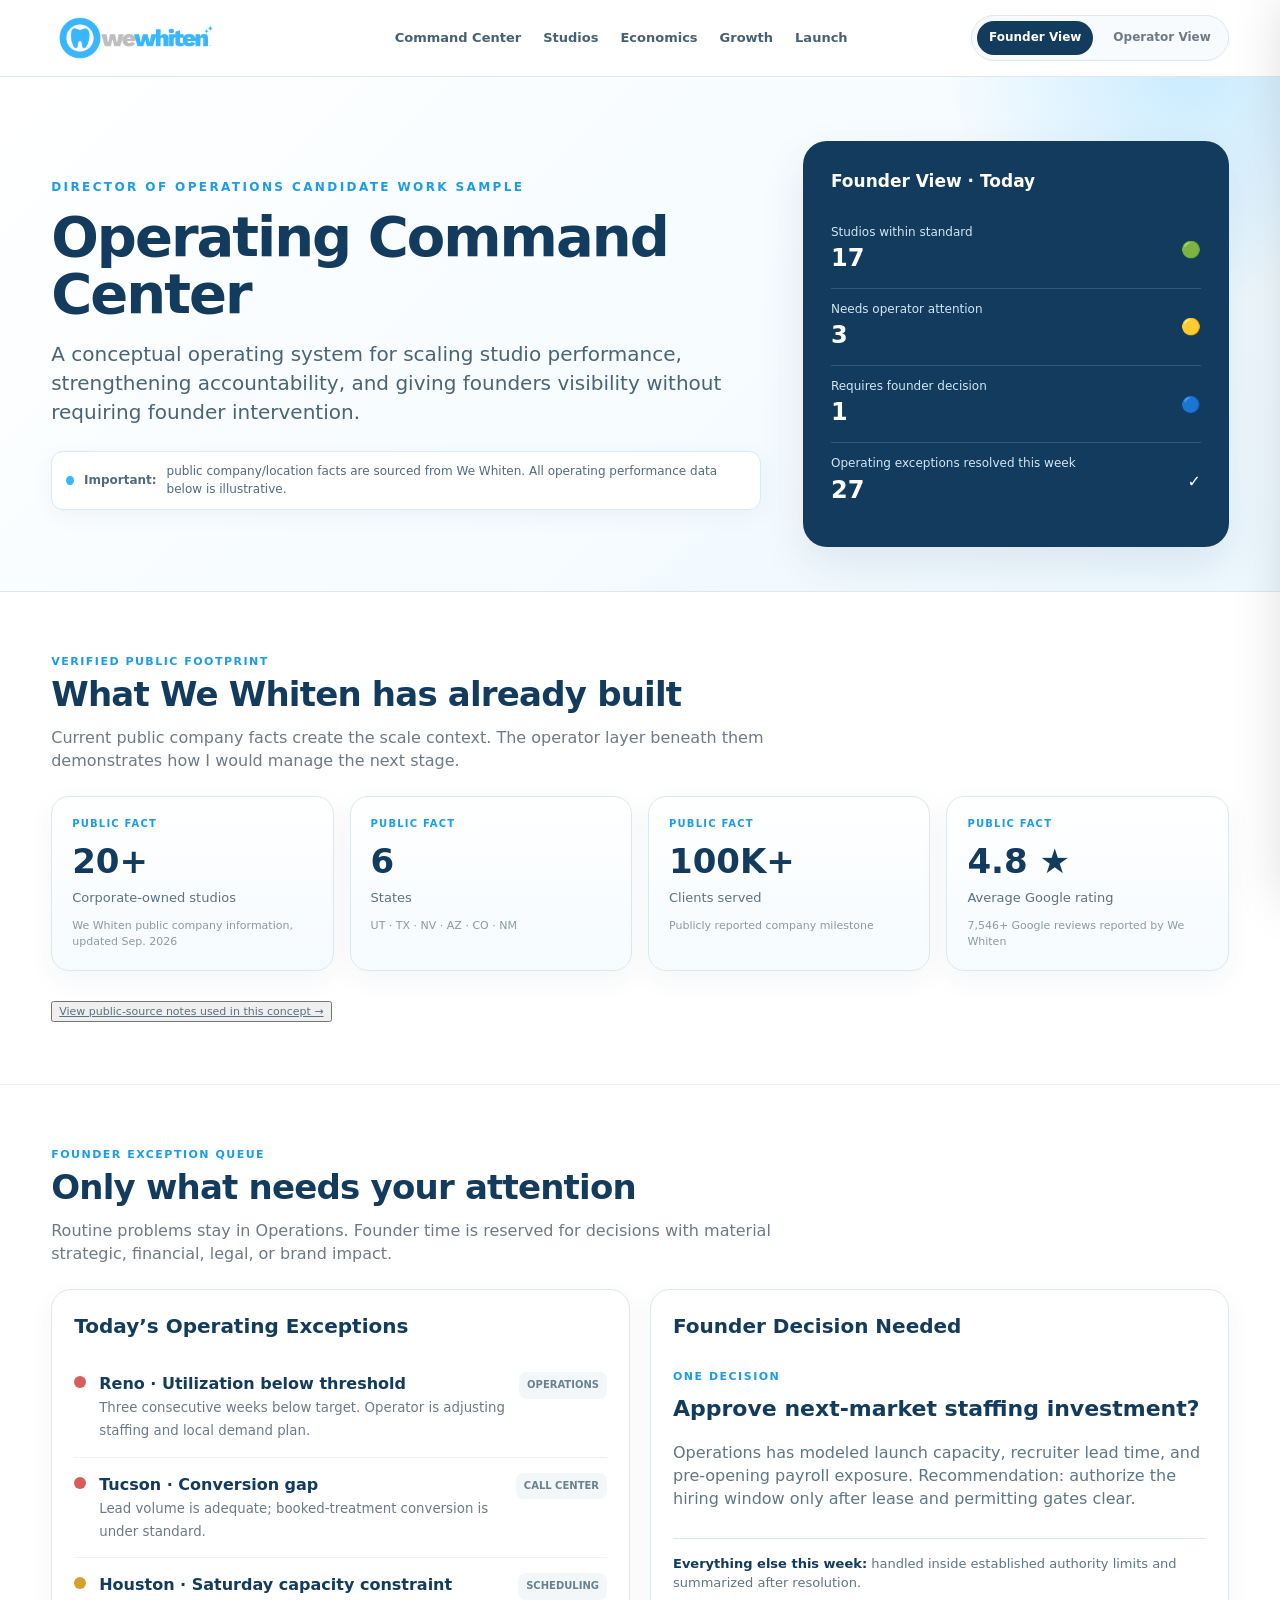
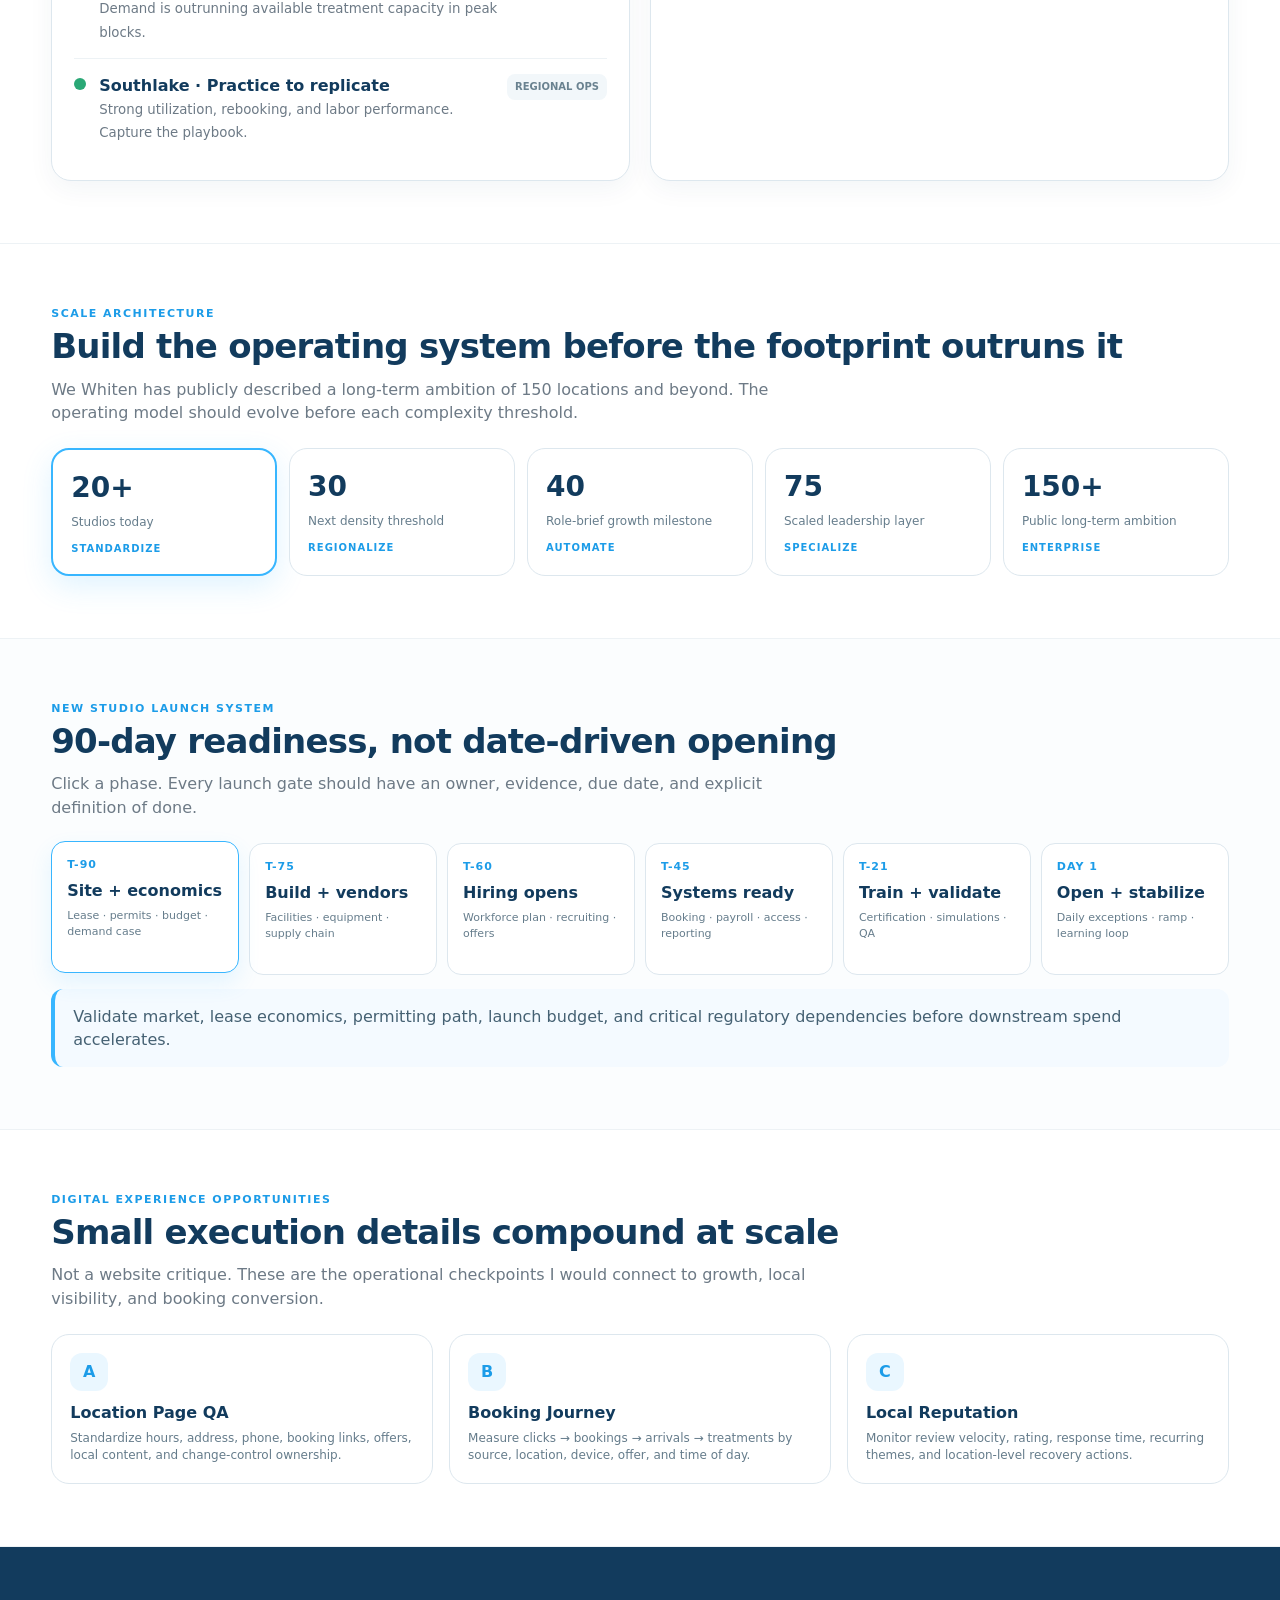
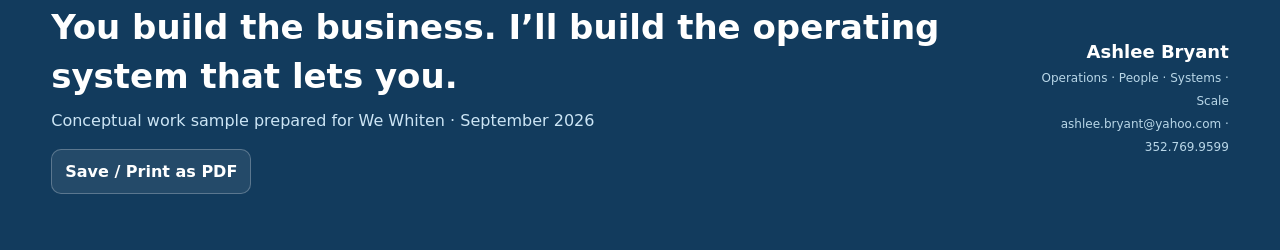
<file: Work and Design Samples/WW Command Center.html>
<!doctype html>
<html lang="en">
<head>
<meta charset="utf-8" />
<meta name="viewport" content="width=device-width, initial-scale=1" />
<meta name="description" content="We Whiten Operating Command Center — conceptual Director of Operations work sample prepared by Ashlee Bryant." />
<title>We Whiten | Operating Command Center</title>
<style>
:root {
  --blue:#38B6FF; --blue2:#1C9CE8; --navy:#123B5D; --ink:#173042; --muted:#6D7A86;
  --line:#DDE7EE; --ice:#F4FAFE; --soft:#F7F9FB; --gray:#BEC1C4; --green:#2AA876;
  --yellow:#D5A12E; --red:#D95C5C; --white:#fff; --shadow:0 18px 45px rgba(19,59,93,.10);
}
*{box-sizing:border-box}
html{scroll-behavior:smooth}
body{margin:0;font-family:Inter, ui-sans-serif, system-ui, -apple-system, BlinkMacSystemFont, "Segoe UI", sans-serif;color:var(--ink);background:#fff;line-height:1.45}
a{color:inherit;text-decoration:none}
button,select,input{font:inherit}
.container{width:min(1220px,92vw);margin:0 auto}
.topbar{position:sticky;top:0;z-index:50;background:rgba(255,255,255,.92);backdrop-filter:blur(12px);border-bottom:1px solid var(--line)}
.nav{height:76px;display:flex;align-items:center;justify-content:space-between;gap:24px}
.brand{display:flex;align-items:center;gap:14px;min-width:220px}
.brand img{width:170px;height:auto;display:block}
.navlinks{display:flex;gap:22px;font-size:13px;font-weight:700;color:#456173}
.navlinks a:hover{color:var(--blue2)}
.mode{display:flex;align-items:center;gap:8px;border:1px solid var(--line);padding:5px;border-radius:999px;background:#f8fbfd}
.mode button{border:0;background:transparent;padding:8px 12px;border-radius:999px;font-size:12px;font-weight:800;color:#6d7a86;cursor:pointer}
.mode button.active{background:var(--navy);color:#fff}
.hero{position:relative;overflow:hidden;padding:64px 0 44px;background:linear-gradient(135deg,#fff 0%,#f4fbff 65%,#edf8ff 100%);border-bottom:1px solid var(--line)}
.hero:after{content:"";position:absolute;width:500px;height:500px;border-radius:50%;right:-160px;top:-260px;background:radial-gradient(circle at center,rgba(56,182,255,.22),rgba(56,182,255,0) 68%)}
.hero-grid{display:grid;grid-template-columns:1.25fr .75fr;gap:42px;align-items:center}
.eyebrow{font-size:12px;letter-spacing:2.4px;text-transform:uppercase;color:var(--blue2);font-weight:900}
h1{font-size:56px;line-height:1.02;margin:12px 0 18px;letter-spacing:-2px;color:var(--navy)}
.sub{font-size:20px;max-width:780px;color:#496475}
.disclaimer{margin-top:24px;display:inline-flex;align-items:center;gap:10px;font-size:12px;color:#526b7c;background:#fff;border:1px solid #d9eaf5;padding:11px 14px;border-radius:12px;box-shadow:0 6px 22px rgba(19,59,93,.05)}
.dot{width:9px;height:9px;border-radius:50%;background:var(--blue)}
.hero-card{background:var(--navy);color:white;border-radius:24px;padding:28px;box-shadow:var(--shadow);position:relative;z-index:2}
.hero-card h3{margin:0 0 18px;font-size:17px}
.hero-card .line{display:flex;justify-content:space-between;align-items:center;padding:12px 0;border-bottom:1px solid rgba(255,255,255,.14)}
.hero-card .line:last-child{border-bottom:0}
.hero-card .value{font-size:24px;font-weight:900}
.hero-card .label{font-size:12px;color:#d2e7f4}
.section{padding:62px 0;border-bottom:1px solid #edf2f5}
.section.alt{background:#fbfdfe}
.section-head{display:flex;align-items:end;justify-content:space-between;gap:20px;margin-bottom:24px}
.section-head h2{margin:0;font-size:34px;color:var(--navy);letter-spacing:-.8px}
.section-head p{margin:6px 0 0;color:var(--muted);max-width:760px}
.tag{font-size:11px;text-transform:uppercase;letter-spacing:1.5px;font-weight:900;color:var(--blue2)}
.grid4{display:grid;grid-template-columns:repeat(4,1fr);gap:16px}
.kpi{background:white;border:1px solid var(--line);border-radius:18px;padding:20px;box-shadow:0 8px 28px rgba(19,59,93,.05)}
.kpi.public{background:linear-gradient(180deg,#fff,#f6fbff)}
.kpi .kind{font-size:10px;letter-spacing:1.2px;text-transform:uppercase;font-weight:900;color:var(--blue2)}
.kpi .num{font-size:34px;font-weight:900;color:var(--navy);margin:5px 0 3px}
.kpi .lbl{font-size:13px;color:#5b7281}
.kpi .micro{margin-top:10px;font-size:11px;color:#8b9aa5}
.operator-only.hidden,.founder-only.hidden{display:none!important}
.toolbar{display:flex;gap:10px;align-items:center;flex-wrap:wrap;margin-bottom:16px}
.chip{border:1px solid var(--line);background:white;border-radius:999px;padding:8px 12px;font-size:12px;font-weight:800;color:#587182;cursor:pointer}
.chip.active{background:var(--blue);color:#fff;border-color:var(--blue)}
.table-wrap{border:1px solid var(--line);border-radius:18px;overflow:hidden;background:white;box-shadow:0 10px 30px rgba(19,59,93,.05)}
table{width:100%;border-collapse:collapse;font-size:12px}
th{text-align:left;background:#f3f8fb;color:#567084;padding:13px 12px;font-size:10px;letter-spacing:1px;text-transform:uppercase}
td{padding:12px;border-top:1px solid #edf2f5}
tr.data-row{cursor:pointer;transition:.15s}
tr.data-row:hover{background:#f8fcff}
.studio{font-weight:900;color:var(--navy)}
.status{display:inline-flex;align-items:center;gap:7px;font-weight:800}
.status i{width:9px;height:9px;border-radius:50%;display:inline-block}
.status.green i{background:var(--green)} .status.yellow i{background:var(--yellow)} .status.red i{background:var(--red)}
.metricbar{height:7px;background:#edf3f6;border-radius:999px;overflow:hidden;width:76px;display:inline-block;vertical-align:middle;margin-right:8px}
.metricbar span{display:block;height:100%;background:linear-gradient(90deg,var(--blue),#79cfff);border-radius:999px}
.two{display:grid;grid-template-columns:1fr 1fr;gap:20px}
.panel{background:white;border:1px solid var(--line);border-radius:20px;padding:22px;box-shadow:0 8px 26px rgba(19,59,93,.05)}
.panel h3{margin:0 0 16px;color:var(--navy);font-size:20px}
.exception{display:grid;grid-template-columns:auto 1fr auto;gap:13px;align-items:start;padding:15px 0;border-bottom:1px solid #edf2f5}
.exception:last-child{border-bottom:0}
.severity{width:12px;height:12px;border-radius:50%;margin-top:4px}
.severity.red{background:var(--red)} .severity.yellow{background:var(--yellow)} .severity.green{background:var(--green)}
.exception b{display:block;color:var(--navy)}
.exception small{color:var(--muted)}
.owner{font-size:10px;font-weight:900;text-transform:uppercase;color:#6a8290;background:#f2f7fa;padding:6px 8px;border-radius:8px;white-space:nowrap}
.funnel{display:grid;grid-template-columns:repeat(6,1fr);gap:10px;align-items:end}
.stage{border:1px solid var(--line);border-radius:16px;padding:16px 12px;background:#fff;position:relative;overflow:hidden}
.stage .fill{position:absolute;bottom:0;left:0;right:0;background:linear-gradient(180deg,rgba(56,182,255,.04),rgba(56,182,255,.18));z-index:0}
.stage>*:not(.fill){position:relative;z-index:1}
.stage .v{font-size:28px;font-weight:900;color:var(--navy)}
.stage .s{font-size:11px;text-transform:uppercase;font-weight:900;color:#6f8795;letter-spacing:1px}
.stage .r{font-size:11px;color:var(--blue2);font-weight:800;margin-top:10px}
.sim{display:grid;grid-template-columns:1.1fr .9fr;gap:24px}
.controls{display:grid;grid-template-columns:1fr 1fr;gap:16px}
.control{background:#fbfdfe;border:1px solid var(--line);border-radius:14px;padding:14px}
.control label{display:flex;justify-content:space-between;font-size:12px;font-weight:800;color:#587182;margin-bottom:8px}
.control output{color:var(--navy);font-size:14px;font-weight:900}
input[type=range]{width:100%;accent-color:var(--blue2)}
.result{background:linear-gradient(135deg,var(--navy),#0e5274);color:white;border-radius:20px;padding:24px;display:flex;flex-direction:column;justify-content:center}
.result .big{font-size:46px;font-weight:900;letter-spacing:-1.5px}
.result .label{color:#cce9f9;font-size:12px;text-transform:uppercase;letter-spacing:1.4px;font-weight:900}
.result .line2{margin-top:16px;padding-top:16px;border-top:1px solid rgba(255,255,255,.15);display:flex;justify-content:space-between;font-size:13px}
.growth{display:grid;grid-template-columns:repeat(5,1fr);gap:12px}
.gstep{padding:18px;border-radius:18px;border:1px solid var(--line);background:white;position:relative}
.gstep strong{display:block;font-size:28px;color:var(--navy)}
.gstep span{font-size:12px;color:#667d8c}
.gstep.current{border:2px solid var(--blue);box-shadow:0 10px 30px rgba(56,182,255,.16)}
.gstep .phase{font-size:10px;text-transform:uppercase;letter-spacing:1px;color:var(--blue2);font-weight:900;margin-top:10px}
.timeline{display:grid;grid-template-columns:repeat(6,1fr);gap:10px}
.tstep{border:1px solid var(--line);border-radius:14px;padding:15px;background:white;cursor:pointer;transition:.18s;min-height:132px}
.tstep:hover,.tstep.active{border-color:var(--blue);transform:translateY(-2px);box-shadow:0 10px 22px rgba(56,182,255,.12)}
.tstep .day{font-size:11px;color:var(--blue2);font-weight:900;letter-spacing:1px}
.tstep b{display:block;color:var(--navy);margin:6px 0}
.tstep p{font-size:11px;color:#667d8c;margin:0}
.detailbox{margin-top:14px;background:#f4faff;border-left:4px solid var(--blue);padding:16px 18px;border-radius:12px;color:#456173}
.ops-grid{display:grid;grid-template-columns:repeat(3,1fr);gap:16px}
.op-card{border:1px solid var(--line);border-radius:18px;background:white;padding:18px}
.op-card .ico{width:38px;height:38px;border-radius:12px;background:#eaf7ff;color:var(--blue2);display:grid;place-items:center;font-weight:900;margin-bottom:10px}
.op-card h4{margin:0 0 6px;color:var(--navy)}
.op-card p{margin:0;color:#657c8b;font-size:12px}
.footer-cta{padding:56px 0;background:var(--navy);color:white}
.footer-cta .wrap{display:flex;align-items:center;justify-content:space-between;gap:30px}
.footer-cta h2{font-size:34px;margin:0 0 8px}
.footer-cta p{margin:0;color:#cce5f5}
.signature{text-align:right}
.signature strong{display:block;font-size:18px}
.signature span{font-size:12px;color:#b9d7e8}
.drawer{position:fixed;inset:0;z-index:100;pointer-events:none}
.drawer .shade{position:absolute;inset:0;background:rgba(13,34,48,.35);opacity:0;transition:.2s}
.drawer .sheet{position:absolute;right:0;top:0;height:100%;width:min(480px,94vw);background:white;transform:translateX(105%);transition:.25s;padding:26px;overflow:auto;box-shadow:-20px 0 50px rgba(0,0,0,.14)}
.drawer.open{pointer-events:auto} .drawer.open .shade{opacity:1} .drawer.open .sheet{transform:none}
.close{border:1px solid var(--line);background:#fff;width:36px;height:36px;border-radius:10px;cursor:pointer;float:right;font-size:20px}
.drawer h2{color:var(--navy);margin:20px 0 4px}
.drawer .state{color:var(--blue2);font-weight:900;font-size:12px}
.mini-grid{display:grid;grid-template-columns:1fr 1fr;gap:10px;margin-top:18px}
.mini{border:1px solid var(--line);border-radius:13px;padding:12px}
.mini b{font-size:20px;color:var(--navy)} .mini span{display:block;font-size:10px;color:#768c99;text-transform:uppercase;letter-spacing:.8px}
.actions{margin-top:20px} .actions li{margin:8px 0;color:#4f6776}
.source-link{display:inline-flex;gap:8px;align-items:center;margin-top:14px;font-size:11px;color:#5b7180;text-decoration:underline}
.sources-modal{position:fixed;inset:0;background:rgba(13,34,48,.45);z-index:120;display:none;align-items:center;justify-content:center;padding:20px}
.sources-modal.open{display:flex}
.sources-box{background:white;width:min(720px,96vw);max-height:86vh;overflow:auto;border-radius:20px;padding:26px;box-shadow:var(--shadow)}
.sources-box h3{margin-top:0;color:var(--navy)}
.sources-box a{color:var(--blue2);text-decoration:underline;word-break:break-all}
.sources-box li{margin:10px 0;color:#536b79}
.printbtn{border:1px solid rgba(255,255,255,.25);background:rgba(255,255,255,.08);color:white;border-radius:10px;padding:10px 13px;font-weight:800;cursor:pointer;margin-top:16px}
@media(max-width:900px){
  .navlinks{display:none} .hero-grid,.two,.sim{grid-template-columns:1fr} .grid4{grid-template-columns:1fr 1fr} .funnel{grid-template-columns:repeat(3,1fr)} .growth{grid-template-columns:1fr 1fr} .timeline{grid-template-columns:1fr 1fr 1fr} .ops-grid{grid-template-columns:1fr 1fr} h1{font-size:42px} .brand img{width:145px}
}
@media(max-width:600px){.grid4,.controls,.mini-grid,.ops-grid{grid-template-columns:1fr} .funnel,.timeline{grid-template-columns:1fr 1fr} .growth{grid-template-columns:1fr} .section{padding:42px 0} h1{font-size:36px} .hero{padding-top:40px} .mode{display:none} .footer-cta .wrap{display:block} .signature{text-align:left;margin-top:28px} .table-wrap{overflow-x:auto} table{min-width:850px}}
@media print{.topbar,.mode,.printbtn,.toolbar,.source-link{display:none!important} body{font-size:10pt} .section{break-inside:avoid;padding:24px 0} .hero{padding:24px 0} .hero-card{box-shadow:none} .panel,.kpi,.table-wrap{box-shadow:none}}
</style>
</head>
<body>
<header class="topbar">
  <div class="container nav">
    <div class="brand"><img alt="We Whiten" src="[data-uri]" /></div>
    <nav class="navlinks">
      <a href="#command">Command Center</a><a href="#studios">Studios</a><a href="#economics">Economics</a><a href="#growth">Growth</a><a href="#launch">Launch</a>
    </nav>
    <div class="mode"><button id="founderBtn" class="active">Founder View</button><button id="operatorBtn">Operator View</button></div>
  </div>
</header>

<section class="hero">
  <div class="container hero-grid">
    <div>
      <div class="eyebrow">Director of Operations Candidate Work Sample</div>
      <h1>Operating Command Center</h1>
      <div class="sub">A conceptual operating system for scaling studio performance, strengthening accountability, and giving founders visibility without requiring founder intervention.</div>
      <div class="disclaimer"><span class="dot"></span><b>Important:</b> public company/location facts are sourced from We Whiten. All operating performance data below is illustrative.</div>
    </div>
    <aside class="hero-card founder-only">
      <h3>Founder View · Today</h3>
      <div class="line"><div><div class="label">Studios within standard</div><div class="value">17</div></div><div>🟢</div></div>
      <div class="line"><div><div class="label">Needs operator attention</div><div class="value">3</div></div><div>🟡</div></div>
      <div class="line"><div><div class="label">Requires founder decision</div><div class="value">1</div></div><div>🔵</div></div>
      <div class="line"><div><div class="label">Operating exceptions resolved this week</div><div class="value">27</div></div><div>✓</div></div>
    </aside>
    <aside class="hero-card operator-only hidden">
      <h3>Operator View · Network Health</h3>
      <div class="line"><div><div class="label">Booking utilization</div><div class="value">84%</div></div><div>↗</div></div>
      <div class="line"><div><div class="label">Lead → booking conversion</div><div class="value">72%</div></div><div>↗</div></div>
      <div class="line"><div><div class="label">Labor % of studio revenue</div><div class="value">28.4%</div></div><div>→</div></div>
      <div class="line"><div><div class="label">Inventory variance</div><div class="value">0.6%</div></div><div>✓</div></div>
    </aside>
  </div>
</section>

<section id="command" class="section">
<div class="container">
  <div class="section-head"><div><div class="tag">Verified public footprint</div><h2>What We Whiten has already built</h2><p>Current public company facts create the scale context. The operator layer beneath them demonstrates how I would manage the next stage.</p></div></div>
  <div class="grid4">
    <div class="kpi public"><div class="kind">Public fact</div><div class="num count" data-to="20" data-suffix="+">0</div><div class="lbl">Corporate-owned studios</div><div class="micro">We Whiten public company information, updated Sep. 2026</div></div>
    <div class="kpi public"><div class="kind">Public fact</div><div class="num count" data-to="6">0</div><div class="lbl">States</div><div class="micro">UT · TX · NV · AZ · CO · NM</div></div>
    <div class="kpi public"><div class="kind">Public fact</div><div class="num count" data-to="100" data-suffix="K+">0</div><div class="lbl">Clients served</div><div class="micro">Publicly reported company milestone</div></div>
    <div class="kpi public"><div class="kind">Public fact</div><div class="num">4.8 ★</div><div class="lbl">Average Google rating</div><div class="micro">7,546+ Google reviews reported by We Whiten</div></div>
  </div>
  <div style="height:16px"></div>
  <div class="grid4 operator-only hidden">
    <div class="kpi"><div class="kind">Illustrative KPI</div><div class="num">84%</div><div class="lbl">Booking capacity utilization</div><div class="micro">Target band: 85–92%</div></div>
    <div class="kpi"><div class="kind">Illustrative KPI</div><div class="num">72%</div><div class="lbl">Lead-to-booking conversion</div><div class="micro">Call center + digital booking</div></div>
    <div class="kpi"><div class="kind">Illustrative KPI</div><div class="num">28.4%</div><div class="lbl">Labor as % of studio revenue</div><div class="micro">Watch against utilization + hours</div></div>
    <div class="kpi"><div class="kind">Illustrative KPI</div><div class="num">0.6%</div><div class="lbl">Inventory variance</div><div class="micro">Physical vs. system count</div></div>
  </div>
  <button class="source-link" onclick="openSources()">View public-source notes used in this concept →</button>
</div>
</section>

<section id="studios" class="section alt operator-only hidden">
<div class="container">
  <div class="section-head"><div><div class="tag">Studio performance matrix</div><h2>Manage the network by exception</h2><p>Click any studio for a diagnostic view. Location names come from the public directory; all metrics and status designations are illustrative.</p></div><div class="tag">Green = within standard · Yellow = attention · Red = intervention</div></div>
  <div class="toolbar" id="stateFilters"></div>
  <div class="table-wrap"><table><thead><tr><th>Studio</th><th>Revenue Index</th><th>Bookings</th><th>Conversion</th><th>Utilization</th><th>Labor %</th><th>Reviews</th><th>Rebook</th><th>Status</th></tr></thead><tbody id="studioRows"></tbody></table></div>
</div>
</section>

<section class="section founder-only">
<div class="container">
  <div class="section-head"><div><div class="tag">Founder exception queue</div><h2>Only what needs your attention</h2><p>Routine problems stay in Operations. Founder time is reserved for decisions with material strategic, financial, legal, or brand impact.</p></div></div>
  <div class="two">
    <div class="panel">
      <h3>Today’s Operating Exceptions</h3>
      <div class="exception"><span class="severity red"></span><div><b>Reno · Utilization below threshold</b><small>Three consecutive weeks below target. Operator is adjusting staffing and local demand plan.</small></div><div class="owner">Operations</div></div>
      <div class="exception"><span class="severity red"></span><div><b>Tucson · Conversion gap</b><small>Lead volume is adequate; booked-treatment conversion is under standard.</small></div><div class="owner">Call Center</div></div>
      <div class="exception"><span class="severity yellow"></span><div><b>Houston · Saturday capacity constraint</b><small>Demand is outrunning available treatment capacity in peak blocks.</small></div><div class="owner">Scheduling</div></div>
      <div class="exception"><span class="severity green"></span><div><b>Southlake · Practice to replicate</b><small>Strong utilization, rebooking, and labor performance. Capture the playbook.</small></div><div class="owner">Regional Ops</div></div>
    </div>
    <div class="panel">
      <h3>Founder Decision Needed</h3>
      <div style="padding:12px 0"><div class="tag">One decision</div><h4 style="font-size:22px;margin:8px 0;color:var(--navy)">Approve next-market staffing investment?</h4><p style="color:#5e7685">Operations has modeled launch capacity, recruiter lead time, and pre-opening payroll exposure. Recommendation: authorize the hiring window only after lease and permitting gates clear.</p></div>
      <div style="border-top:1px solid var(--line);padding-top:16px;color:#5e7685;font-size:13px"><b style="color:var(--navy)">Everything else this week:</b> handled inside established authority limits and summarized after resolution.</div>
    </div>
  </div>
</div>
</section>

<section class="section operator-only hidden">
<div class="container">
  <div class="section-head"><div><div class="tag">Customer journey</div><h2>See where revenue leaks before adding headcount</h2><p>A simple funnel makes it easier to distinguish a demand problem from a booking, attendance, treatment, or retention problem.</p></div></div>
  <div class="funnel">
    <div class="stage"><div class="fill" style="height:100%"></div><div class="s">Leads</div><div class="v">1,000</div><div class="r">Starting pool</div></div>
    <div class="stage"><div class="fill" style="height:72%"></div><div class="s">Booked</div><div class="v">720</div><div class="r">72% conversion</div></div>
    <div class="stage"><div class="fill" style="height:63%"></div><div class="s">Arrived</div><div class="v">634</div><div class="r">88% show rate</div></div>
    <div class="stage"><div class="fill" style="height:48%"></div><div class="s">Treated</div><div class="v">482</div><div class="r">76% completion</div></div>
    <div class="stage"><div class="fill" style="height:30%"></div><div class="s">Rebooked</div><div class="v">299</div><div class="r">62% rebook</div></div>
    <div class="stage"><div class="fill" style="height:12%"></div><div class="s">Repeat / Member</div><div class="v">114</div><div class="r">38% retained</div></div>
  </div>
  <div style="margin-top:14px;color:#7b8e99;font-size:11px">Illustrative funnel only. I would replace these values with live booking, call-center, treatment, rebook, and membership data.</div>
</div>
</section>

<section id="economics" class="section alt operator-only hidden">
<div class="container">
  <div class="section-head"><div><div class="tag">Interactive studio economics</div><h2>Turn the $20K monthly profit target into operating levers</h2><p>Change the assumptions to see how demand, ticket, labor, supplies, and fixed costs affect monthly contribution. This is a candidate model, not We Whiten financial data.</p></div></div>
  <div class="sim">
    <div class="controls">
      <div class="control"><label>Appointments / day <output id="apptOut">18</output></label><input id="appt" type="range" min="8" max="32" value="18"></div>
      <div class="control"><label>Average ticket <output id="ticketOut">$205</output></label><input id="ticket" type="range" min="120" max="280" step="5" value="205"></div>
      <div class="control"><label>Open days / month <output id="daysOut">26</output></label><input id="days" type="range" min="20" max="30" value="26"></div>
      <div class="control"><label>Labor % <output id="laborOut">28%</output></label><input id="labor" type="range" min="18" max="42" value="28"></div>
      <div class="control"><label>Supplies / COGS % <output id="cogsOut">11%</output></label><input id="cogs" type="range" min="5" max="22" value="11"></div>
      <div class="control"><label>Monthly fixed cost <output id="fixedOut">$24,000</output></label><input id="fixed" type="range" min="12000" max="50000" step="1000" value="24000"></div>
    </div>
    <div class="result">
      <div class="label">Illustrative monthly contribution</div>
      <div class="big" id="profit">$0</div>
      <div id="targetText" style="font-weight:800;margin-top:4px"></div>
      <div class="line2"><span>Illustrative monthly revenue</span><b id="revenue">$0</b></div>
      <div class="line2"><span>Variable + fixed operating cost</span><b id="cost">$0</b></div>
      <div class="line2"><span>Contribution margin</span><b id="margin">0%</b></div>
    </div>
  </div>
</div>
</section>

<section id="growth" class="section">
<div class="container">
  <div class="section-head"><div><div class="tag">Scale architecture</div><h2>Build the operating system before the footprint outruns it</h2><p>We Whiten has publicly described a long-term ambition of 150 locations and beyond. The operating model should evolve before each complexity threshold.</p></div></div>
  <div class="growth">
    <div class="gstep current"><strong>20+</strong><span>Studios today</span><div class="phase">Standardize</div></div>
    <div class="gstep"><strong>30</strong><span>Next density threshold</span><div class="phase">Regionalize</div></div>
    <div class="gstep"><strong>40</strong><span>Role-brief growth milestone</span><div class="phase">Automate</div></div>
    <div class="gstep"><strong>75</strong><span>Scaled leadership layer</span><div class="phase">Specialize</div></div>
    <div class="gstep"><strong>150+</strong><span>Public long-term ambition</span><div class="phase">Enterprise</div></div>
  </div>
</div>
</section>

<section id="launch" class="section alt">
<div class="container">
  <div class="section-head"><div><div class="tag">New studio launch system</div><h2>90-day readiness, not date-driven opening</h2><p>Click a phase. Every launch gate should have an owner, evidence, due date, and explicit definition of done.</p></div></div>
  <div class="timeline" id="timeline">
    <div class="tstep active" data-detail="Validate market, lease economics, permitting path, launch budget, and critical regulatory dependencies before downstream spend accelerates."><div class="day">T-90</div><b>Site + economics</b><p>Lease · permits · budget · demand case</p></div>
    <div class="tstep" data-detail="Lock equipment, inventory, signage, technology, vendors, buildout milestones, and contingency suppliers with delivery dates tied to the launch critical path."><div class="day">T-75</div><b>Build + vendors</b><p>Facilities · equipment · supply chain</p></div>
    <div class="tstep" data-detail="Open the workforce plan early enough to hire to training capacity, not opening-day panic. Track candidates, offers, start dates, and bench coverage."><div class="day">T-60</div><b>Hiring opens</b><p>Workforce plan · recruiting · offers</p></div>
    <div class="tstep" data-detail="Provision systems, scheduling, payroll, access, local listings, call-routing, inventory controls, and reporting before training begins."><div class="day">T-45</div><b>Systems ready</b><p>Booking · payroll · access · reporting</p></div>
    <div class="tstep" data-detail="Run training, mock client journeys, booking tests, payment tests, inventory count, and a complete readiness review. Red gates stay red until verified."><div class="day">T-21</div><b>Train + validate</b><p>Certification · simulations · QA</p></div>
    <div class="tstep" data-detail="Launch with a daily exception huddle, first-week performance dashboard, rapid issue ownership, and a 30/60/90-day ramp review against the studio economics model."><div class="day">DAY 1</div><b>Open + stabilize</b><p>Daily exceptions · ramp · learning loop</p></div>
  </div>
  <div class="detailbox" id="timelineDetail">Validate market, lease economics, permitting path, launch budget, and critical regulatory dependencies before downstream spend accelerates.</div>
</div>
</section>

<section class="section operator-only hidden">
<div class="container">
  <div class="section-head"><div><div class="tag">Operating system</div><h2>What I would instrument first</h2><p>The dashboard is the output. The real work is defining ownership, clean data, thresholds, and actions behind each metric.</p></div></div>
  <div class="ops-grid">
    <div class="op-card"><div class="ico">01</div><h4>Studio Scorecards</h4><p>Revenue, bookings, utilization, labor, inventory, rebook, reviews, payroll exceptions, and profit by location.</p></div>
    <div class="op-card"><div class="ico">02</div><h4>Call Center</h4><p>Lead capture, speed to answer, booking conversion, follow-up completion, show rate, and lost-call recovery.</p></div>
    <div class="op-card"><div class="ico">03</div><h4>People + Payroll</h4><p>Open roles, time to fill, 90-day retention, training completion, staffing gaps, payroll exceptions, and productivity.</p></div>
    <div class="op-card"><div class="ico">04</div><h4>Inventory</h4><p>Par levels, days supply, physical-to-system variance, replenishment timing, shrinkage, and stock-out prevention.</p></div>
    <div class="op-card"><div class="ico">05</div><h4>Facilities + Vendors</h4><p>Open tickets, aging, SLA performance, recurring repairs, location spend, preventive maintenance, and vendor scorecards.</p></div>
    <div class="op-card"><div class="ico">06</div><h4>Weekly Cadence</h4><p>Exception-led operating review, explicit owners, deadlines, decisions, and closed-loop follow-up without founder dependence.</p></div>
  </div>
</div>
</section>

<section class="section">
<div class="container">
  <div class="section-head"><div><div class="tag">Digital experience opportunities</div><h2>Small execution details compound at scale</h2><p>Not a website critique. These are the operational checkpoints I would connect to growth, local visibility, and booking conversion.</p></div></div>
  <div class="ops-grid">
    <div class="op-card"><div class="ico">A</div><h4>Location Page QA</h4><p>Standardize hours, address, phone, booking links, offers, local content, and change-control ownership.</p></div>
    <div class="op-card"><div class="ico">B</div><h4>Booking Journey</h4><p>Measure clicks → bookings → arrivals → treatments by source, location, device, offer, and time of day.</p></div>
    <div class="op-card"><div class="ico">C</div><h4>Local Reputation</h4><p>Monitor review velocity, rating, response time, recurring themes, and location-level recovery actions.</p></div>
  </div>
</div>
</section>

<footer class="footer-cta">
<div class="container wrap">
  <div><h2>You build the business. I’ll build the operating system that lets you.</h2><p>Conceptual work sample prepared for We Whiten · September 2026</p><button class="printbtn" onclick="window.print()">Save / Print as PDF</button></div>
  <div class="signature"><strong>Ashlee Bryant</strong><span>Operations · People · Systems · Scale</span><br><span>ashlee.bryant@yahoo.com · 352.769.9599</span></div>
</div>
</footer>

<div class="drawer" id="drawer"><div class="shade" onclick="closeDrawer()"></div><div class="sheet"><button class="close" onclick="closeDrawer()">×</button><div class="tag">Illustrative studio diagnostic</div><h2 id="dName">Studio</h2><div class="state" id="dState"></div><div class="mini-grid" id="dMetrics"></div><div class="actions"><h3>Recommended operating response</h3><ol id="dActions"></ol></div><div style="font-size:11px;color:#83949e;margin-top:22px">Illustrative metrics only. Diagnostic logic demonstrates how I would turn a scorecard into action.</div></div></div>

<div class="sources-modal" id="sources"><div class="sources-box"><button class="close" onclick="closeSources()">×</button><h3>Public source notes</h3><p style="color:#637a88">Public facts in this concept were checked against We Whiten’s own website. Internal operating metrics are explicitly illustrative and are not presented as company data.</p><ul>
<li><b>20 locations across six states; founded in 2020; spa-style positioning:</b><br><a href="https://wewhiten.com/about-us/" target="_blank">https://wewhiten.com/about-us/</a></li>
<li><b>20+ corporate-owned studios, six states, 100,000+ clients, 7,546+ Google reviews at 4.8 average, MyTime booking:</b><br><a href="https://wewhiten.com/llm-info/" target="_blank">https://wewhiten.com/llm-info/</a></li>
<li><b>Public location directory:</b><br><a href="https://wewhiten.com/teeth-whitening-locations/" target="_blank">https://wewhiten.com/teeth-whitening-locations/</a></li>
<li><b>Public long-term ambition of 150 locations and beyond:</b><br><a href="https://wewhiten.com/organically-white-is-now-wewhiten/" target="_blank">https://wewhiten.com/organically-white-is-now-wewhiten/</a></li>
</ul></div></div>

<script>
const locations = [{"name": "Lehi", "state": "UT", "revenue": 96, "bookings": 91, "conversion": 82, "utilization": 94, "labor": 24, "reviews": 4.9, "rebook": 69, "status": "green"}, {"name": "Draper", "state": "UT", "revenue": 91, "bookings": 88, "conversion": 78, "utilization": 90, "labor": 25, "reviews": 4.9, "rebook": 66, "status": "green"}, {"name": "Murray", "state": "UT", "revenue": 86, "bookings": 84, "conversion": 76, "utilization": 87, "labor": 27, "reviews": 4.8, "rebook": 63, "status": "green"}, {"name": "Vineyard", "state": "UT", "revenue": 79, "bookings": 80, "conversion": 73, "utilization": 82, "labor": 28, "reviews": 4.8, "rebook": 60, "status": "yellow"}, {"name": "Farmington", "state": "UT", "revenue": 84, "bookings": 83, "conversion": 74, "utilization": 85, "labor": 27, "reviews": 4.8, "rebook": 61, "status": "green"}, {"name": "Plano", "state": "TX", "revenue": 89, "bookings": 86, "conversion": 77, "utilization": 88, "labor": 26, "reviews": 4.9, "rebook": 64, "status": "green"}, {"name": "Southlake", "state": "TX", "revenue": 93, "bookings": 90, "conversion": 79, "utilization": 92, "labor": 25, "reviews": 4.9, "rebook": 67, "status": "green"}, {"name": "San Antonio", "state": "TX", "revenue": 82, "bookings": 81, "conversion": 70, "utilization": 79, "labor": 30, "reviews": 4.7, "rebook": 54, "status": "yellow"}, {"name": "Katy", "state": "TX", "revenue": 75, "bookings": 78, "conversion": 66, "utilization": 74, "labor": 31, "reviews": 4.7, "rebook": 50, "status": "yellow"}, {"name": "Sugar Land", "state": "TX", "revenue": 87, "bookings": 85, "conversion": 76, "utilization": 86, "labor": 27, "reviews": 4.8, "rebook": 61, "status": "green"}, {"name": "Austin", "state": "TX", "revenue": 91, "bookings": 89, "conversion": 78, "utilization": 90, "labor": 26, "reviews": 4.9, "rebook": 65, "status": "green"}, {"name": "Fort Worth", "state": "TX", "revenue": 80, "bookings": 79, "conversion": 69, "utilization": 78, "labor": 30, "reviews": 4.7, "rebook": 53, "status": "yellow"}, {"name": "Dallas", "state": "TX", "revenue": 68, "bookings": 76, "conversion": 61, "utilization": 71, "labor": 34, "reviews": 4.6, "rebook": 46, "status": "red"}, {"name": "Houston", "state": "TX", "revenue": 85, "bookings": 92, "conversion": 73, "utilization": 86, "labor": 28, "reviews": 4.8, "rebook": 59, "status": "yellow"}, {"name": "Tempe", "state": "AZ", "revenue": 88, "bookings": 87, "conversion": 77, "utilization": 88, "labor": 26, "reviews": 4.9, "rebook": 64, "status": "green"}, {"name": "Gilbert", "state": "AZ", "revenue": 84, "bookings": 83, "conversion": 75, "utilization": 85, "labor": 27, "reviews": 4.8, "rebook": 61, "status": "green"}, {"name": "Tucson", "state": "AZ", "revenue": 72, "bookings": 74, "conversion": 64, "utilization": 70, "labor": 33, "reviews": 4.6, "rebook": 47, "status": "red"}, {"name": "Denver", "state": "CO", "revenue": 81, "bookings": 80, "conversion": 71, "utilization": 80, "labor": 29, "reviews": 4.8, "rebook": 55, "status": "yellow"}, {"name": "Henderson", "state": "NV", "revenue": 88, "bookings": 85, "conversion": 76, "utilization": 87, "labor": 27, "reviews": 4.8, "rebook": 62, "status": "green"}, {"name": "Reno", "state": "NV", "revenue": 65, "bookings": 68, "conversion": 58, "utilization": 63, "labor": 36, "reviews": 4.5, "rebook": 42, "status": "red"}];
let state='ALL';
const founderBtn=document.getElementById('founderBtn'), operatorBtn=document.getElementById('operatorBtn');
function setMode(mode){
  const founder=mode==='founder';
  founderBtn.classList.toggle('active',founder); operatorBtn.classList.toggle('active',!founder);
  document.querySelectorAll('.founder-only').forEach(x=>x.classList.toggle('hidden',!founder));
  document.querySelectorAll('.operator-only').forEach(x=>x.classList.toggle('hidden',founder));
}
founderBtn.onclick=()=>setMode('founder'); operatorBtn.onclick=()=>setMode('operator');

const states=['ALL',...new Set(locations.map(x=>x.state))];
const sf=document.getElementById('stateFilters');
states.forEach(s=>{const b=document.createElement('button');b.className='chip'+(s==='ALL'?' active':'');b.textContent=s;b.onclick=()=>{state=s;document.querySelectorAll('#stateFilters .chip').forEach(x=>x.classList.remove('active'));b.classList.add('active');renderRows();};sf.appendChild(b)});
function statusLabel(s){return s==='green'?'Within standard':s==='yellow'?'Needs attention':'Intervention'}
function renderRows(){
 const rows=document.getElementById('studioRows'); rows.innerHTML='';
 locations.filter(x=>state==='ALL'||x.state===state).forEach((x,i)=>{
  const tr=document.createElement('tr');tr.className='data-row';tr.onclick=()=>openStudio(x);
  tr.innerHTML=`<td><span class="studio">${x.name}</span> <span style="color:#91a0aa">${x.state}</span></td>
  <td><span class="metricbar"><span style="width:${x.revenue}%"></span></span>${x.revenue}</td>
  <td>${x.bookings}%</td><td>${x.conversion}%</td><td>${x.utilization}%</td><td>${x.labor}%</td><td>${x.reviews.toFixed(1)} ★</td><td>${x.rebook}%</td>
  <td><span class="status ${x.status}"><i></i>${statusLabel(x.status)}</span></td>`;rows.appendChild(tr);
 })
}
renderRows();
function openStudio(x){
 document.getElementById('dName').textContent=x.name;document.getElementById('dState').textContent=x.state+' · '+statusLabel(x.status);
 const metrics=[['Revenue index',x.revenue],['Booking index',x.bookings+'%'],['Conversion',x.conversion+'%'],['Utilization',x.utilization+'%'],['Labor %',x.labor+'%'],['Rebook',x.rebook+'%']];
 document.getElementById('dMetrics').innerHTML=metrics.map(m=>`<div class="mini"><b>${m[1]}</b><span>${m[0]}</span></div>`).join('');
 let a=[];
 if(x.utilization<75)a.push('Rebuild staffing schedule against actual demand blocks before adding marketing spend.');
 if(x.conversion<68)a.push('Audit inquiry-to-booking workflow, call handling, offer clarity, and follow-up completion.');
 if(x.labor>32)a.push('Review labor hours by demand period and reset schedule to utilization targets.');
 if(x.rebook<50)a.push('Coach rebooking conversation and verify that follow-up is consistently executed.');
 if(x.reviews<4.7)a.push('Review service-recovery themes and create an owner/date for recurring client experience issues.');
 if(a.length===0)a=['Capture what this studio is doing well and determine which practices should be standardized across the network.','Protect performance by monitoring capacity, staffing, and leading indicators before results deteriorate.'];
 document.getElementById('dActions').innerHTML=a.map(z=>'<li>'+z+'</li>').join('');
 document.getElementById('drawer').classList.add('open');
}
function closeDrawer(){document.getElementById('drawer').classList.remove('open')}

function money(n){return n.toLocaleString('en-US',{style:'currency',currency:'USD',maximumFractionDigits:0})}
const ids=['appt','ticket','days','labor','cogs','fixed'];
function calc(){
 const appt=+document.getElementById('appt').value,ticket=+document.getElementById('ticket').value,days=+document.getElementById('days').value,labor=+document.getElementById('labor').value/100,cogs=+document.getElementById('cogs').value/100,fixed=+document.getElementById('fixed').value;
 document.getElementById('apptOut').textContent=appt;document.getElementById('ticketOut').textContent=money(ticket);document.getElementById('daysOut').textContent=days;document.getElementById('laborOut').textContent=Math.round(labor*100)+'%';document.getElementById('cogsOut').textContent=Math.round(cogs*100)+'%';document.getElementById('fixedOut').textContent=money(fixed);
 const rev=appt*ticket*days, varc=rev*(labor+cogs), cost=varc+fixed, profit=rev-cost, margin=profit/rev;
 document.getElementById('profit').textContent=money(profit);document.getElementById('revenue').textContent=money(rev);document.getElementById('cost').textContent=money(cost);document.getElementById('margin').textContent=(margin*100).toFixed(1)+'%';
 const t=document.getElementById('targetText');t.textContent=profit>=20000?'✓ Meets illustrative $20K target':'△ Below illustrative $20K target';t.style.color=profit>=20000?'#83e0b7':'#ffd085';
}
ids.forEach(id=>document.getElementById(id).addEventListener('input',calc));calc();

document.querySelectorAll('.tstep').forEach(x=>x.onclick=()=>{document.querySelectorAll('.tstep').forEach(y=>y.classList.remove('active'));x.classList.add('active');document.getElementById('timelineDetail').textContent=x.dataset.detail;});
function openSources(){document.getElementById('sources').classList.add('open')} function closeSources(){document.getElementById('sources').classList.remove('open')}

const observer=new IntersectionObserver((entries)=>{entries.forEach(e=>{if(e.isIntersecting){e.target.querySelectorAll('.count').forEach(el=>{const to=+el.dataset.to,suffix=el.dataset.suffix||'';let n=0;const step=Math.max(1,Math.ceil(to/24));const timer=setInterval(()=>{n=Math.min(to,n+step);el.textContent=n+suffix;if(n>=to)clearInterval(timer)},30);});observer.unobserve(e.target)}})},{threshold:.25});document.querySelectorAll('.section').forEach(s=>observer.observe(s));
</script>
</body>
</html>
</file>
<file: resume/fonts.css>
@font-face {
  font-family: 'Martel';
  font-style: normal;
  font-weight: 400;
  font-display: swap;
  src: url(fonts/f0.ttf) format('truetype');
}
@font-face {
  font-family: 'Martel';
  font-style: normal;
  font-weight: 700;
  font-display: swap;
  src: url(fonts/f1.ttf) format('truetype');
}
@font-face {
  font-family: 'Martel';
  font-style: normal;
  font-weight: 900;
  font-display: swap;
  src: url(fonts/f2.ttf) format('truetype');
}
@font-face {
  font-family: 'Montserrat';
  font-style: normal;
  font-weight: 500;
  font-display: swap;
  src: url(fonts/f3.ttf) format('truetype');
}
@font-face {
  font-family: 'Montserrat';
  font-style: normal;
  font-weight: 600;
  font-display: swap;
  src: url(fonts/f4.ttf) format('truetype');
}
@font-face {
  font-family: 'Montserrat';
  font-style: normal;
  font-weight: 700;
  font-display: swap;
  src: url(fonts/f5.ttf) format('truetype');
}
@font-face {
  font-family: 'Poppins';
  font-style: italic;
  font-weight: 400;
  font-display: swap;
  src: url(fonts/f6.ttf) format('truetype');
}
@font-face {
  font-family: 'Poppins';
  font-style: normal;
  font-weight: 400;
  font-display: swap;
  src: url(fonts/f7.ttf) format('truetype');
}
@font-face {
  font-family: 'Poppins';
  font-style: normal;
  font-weight: 500;
  font-display: swap;
  src: url(fonts/f8.ttf) format('truetype');
}
@font-face {
  font-family: 'Poppins';
  font-style: normal;
  font-weight: 600;
  font-display: swap;
  src: url(fonts/f9.ttf) format('truetype');
}
@font-face {
  font-family: 'Lora';
  font-style: italic;
  font-weight: 400;
  font-display: swap;
  src: url(fonts/l0.ttf) format('truetype');
}
@font-face {
  font-family: 'Lora';
  font-style: normal;
  font-weight: 400;
  font-display: swap;
  src: url(fonts/l1.ttf) format('truetype');
}
@font-face {
  font-family: 'Lora';
  font-style: normal;
  font-weight: 500;
  font-display: swap;
  src: url(fonts/l2.ttf) format('truetype');
}
@font-face {
  font-family: 'Lora';
  font-style: normal;
  font-weight: 600;
  font-display: swap;
  src: url(fonts/l3.ttf) format('truetype');
}
@font-face {
  font-family: 'Lora';
  font-style: normal;
  font-weight: 700;
  font-display: swap;
  src: url(fonts/l4.ttf) format('truetype');
}
</file>
